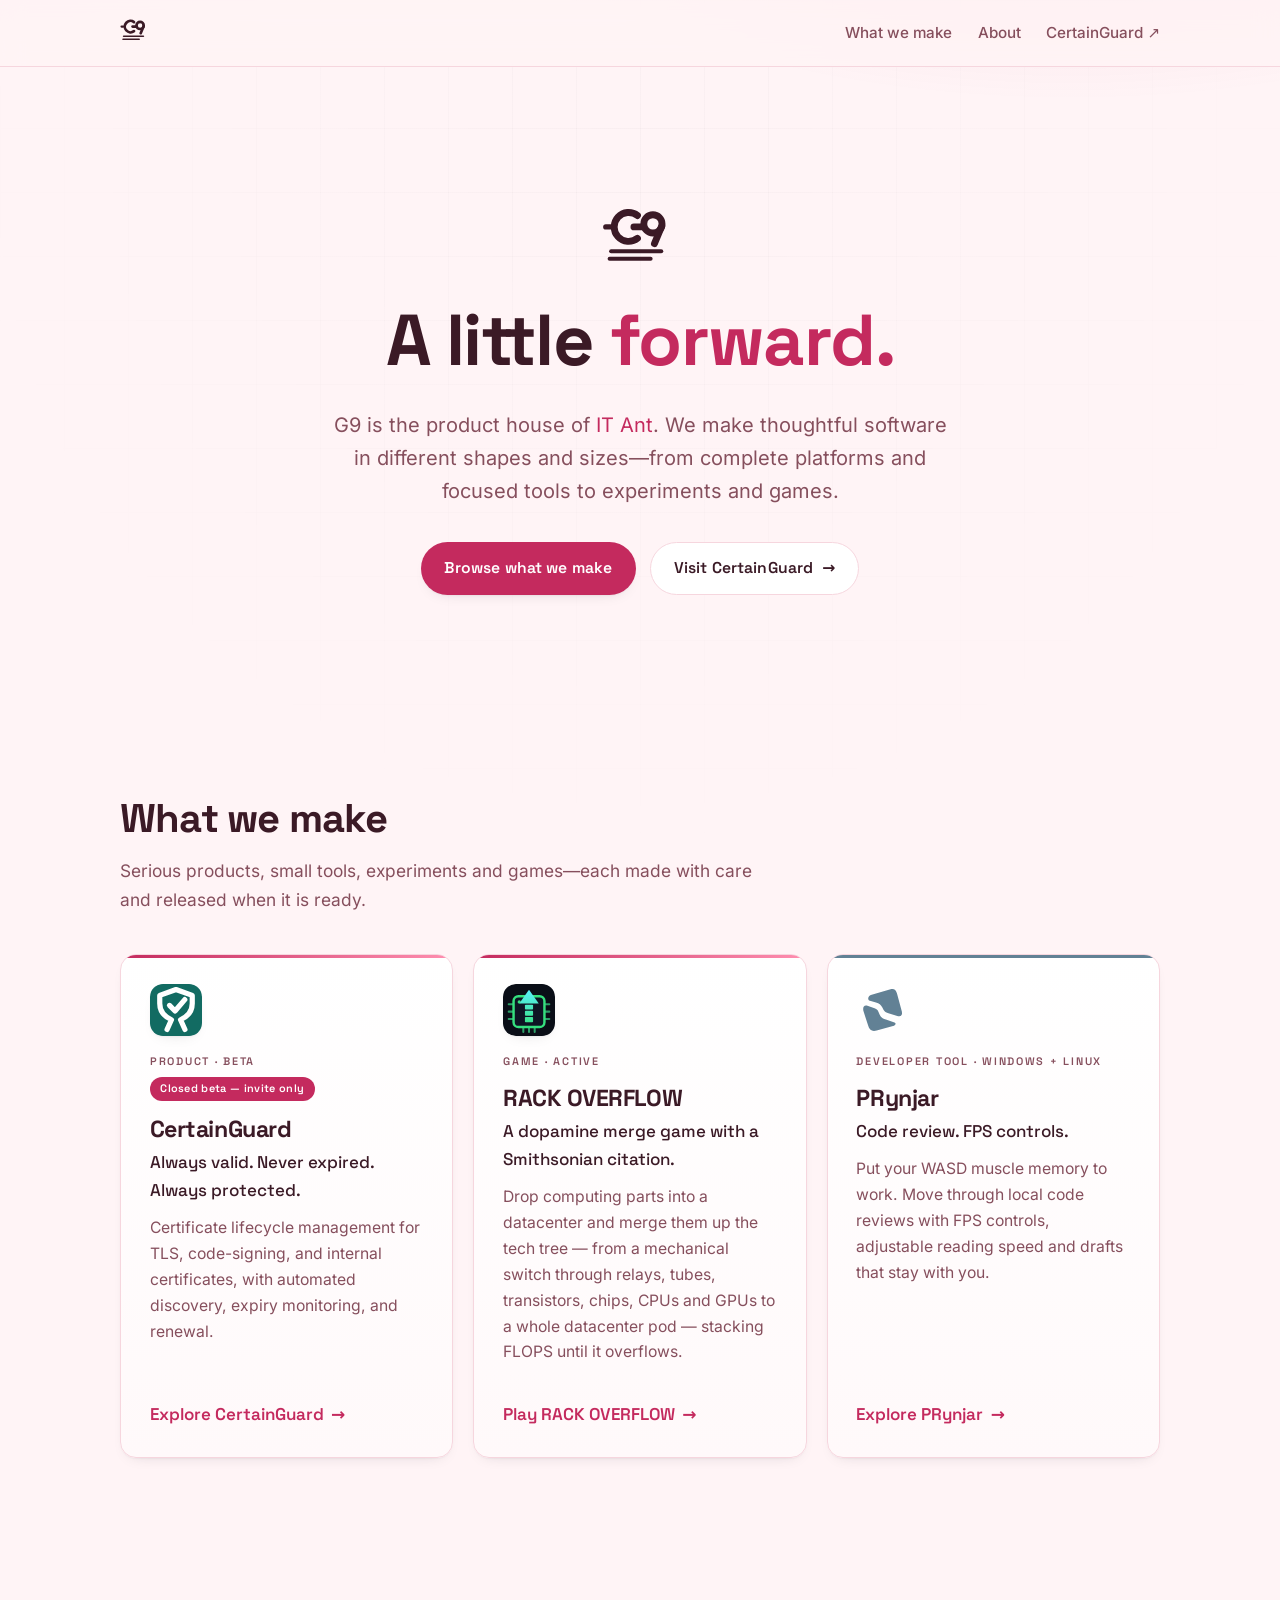
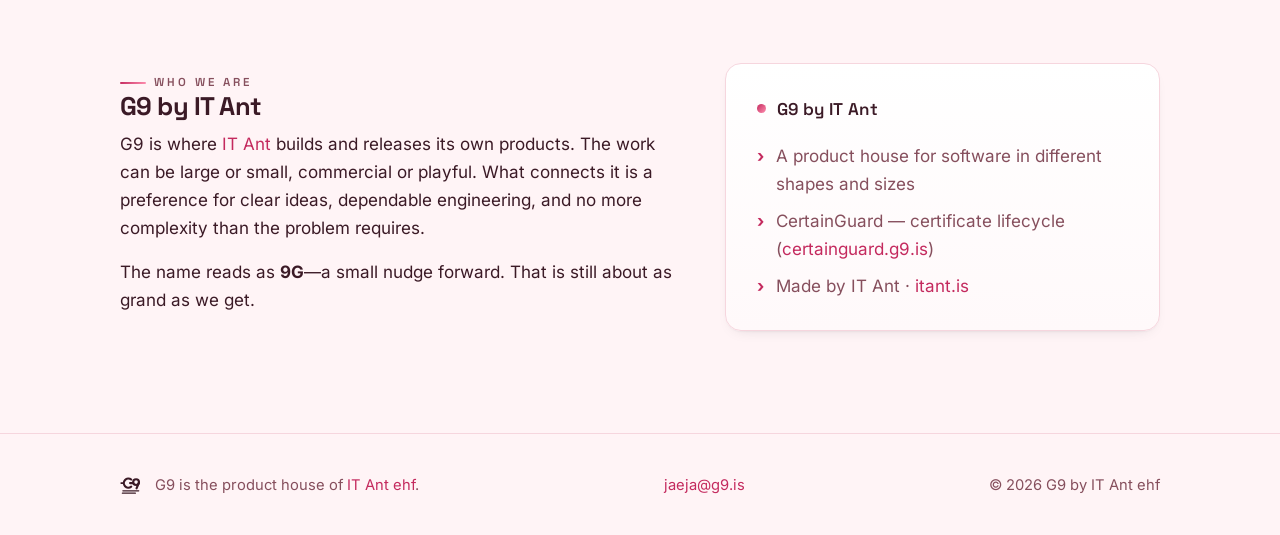
<file: index.html>
<!DOCTYPE html><html lang="en"> <head><meta charset="utf-8"><meta name="viewport" content="width=device-width, initial-scale=1"><meta name="generator" content="Astro v5.18.2"><title>G9 by IT Ant — An Icelandic product house</title><meta name="description" content="G9 is the product house of IT Ant. We make thoughtful software—from complete platforms and focused tools to experiments and games."><link rel="canonical" href="https://g9.is/"><meta name="theme-color" content="#fff4f6"><link rel="icon" href="/favicon.ico" sizes="32x32"><link rel="icon" href="/favicon.svg" type="image/svg+xml"><link rel="icon" href="/favicon-32.png" type="image/png" sizes="32x32"><link rel="apple-touch-icon" href="/apple-touch-icon.png"><link rel="mask-icon" href="/brand/g9-mark.svg" color="#c42a5e"><!-- Palette: Rose Peach (theme 6) is the locked default. The ?theme= switch
         (1–6) stays available for /preview; set data-theme before paint. --><script>
      (function () {
        try {
          var t = parseInt(
            new URLSearchParams(window.location.search).get('theme'),
            10
          );
          document.documentElement.dataset.theme =
            t >= 1 && t <= 6 ? String(t) : '6';
        } catch (e) {
          document.documentElement.dataset.theme = '6';
        }
      })();
    </script><!-- Open Graph --><meta property="og:type" content="website"><meta property="og:site_name" content="G9"><meta property="og:title" content="G9 by IT Ant — An Icelandic product house"><meta property="og:description" content="G9 is the product house of IT Ant. We make thoughtful software—from complete platforms and focused tools to experiments and games."><meta property="og:url" content="https://g9.is/"><meta property="og:image" content="https://g9.is/og.svg"><meta property="og:image:alt" content="G9 — a little forward."><!-- Twitter --><meta name="twitter:card" content="summary_large_image"><meta name="twitter:title" content="G9 by IT Ant — An Icelandic product house"><meta name="twitter:description" content="G9 is the product house of IT Ant. We make thoughtful software—from complete platforms and focused tools to experiments and games."><meta name="twitter:image" content="https://g9.is/og.svg"><meta name="twitter:image:alt" content="G9 — a little forward."><link rel="sitemap" href="/sitemap-index.xml"><link rel="stylesheet" href="/assets/index.BQxhFFnc.css"></head> <body> <a class="skip-link" href="#main">Skip to content</a>  <header class="site-header"> <div class="container"> <a href="#top" aria-label="G9 home"> <svg class="wordmark " width="30" height="30" viewBox="0 0 100 100" role="img" aria-label="G9" fill="none" xmlns="http://www.w3.org/2000/svg"> <g stroke="currentColor" stroke-linecap="round" stroke-linejoin="round"> <g stroke-width="9"> <path d="M46.7 27 A19 19 0 1 0 46.7 57"></path> <path d="M54 42 L42 42"></path> </g> <g stroke-width="9"> <circle cx="67" cy="38" r="12"></circle> <path d="M78.6 40.9 L69 64"></path> </g> <g stroke-width="5.25"> <path d="M12 74 L78 74"></path> <path d="M10 84 L64 84"></path> </g> <g stroke-width="7"> <path d="M5 42 L11 42"></path> </g> </g> </svg> </a> <nav class="nav-links" aria-label="Primary"> <a href="#products">What we make</a> <a href="#about">About</a> <a href="https://certainguard.g9.is" rel="noopener">CertainGuard ↗</a> </nav> </div> </header> <main id="main"> <a id="top"></a> <!-- ===================== HERO ===================== --> <section class="section hero" aria-labelledby="hero-title"> <div class="container"> <svg class="wordmark wordmark-xl" width="76" height="76" viewBox="0 0 100 100" role="img" aria-label="G9" fill="none" xmlns="http://www.w3.org/2000/svg"> <g stroke="currentColor" stroke-linecap="round" stroke-linejoin="round"> <g stroke-width="9"> <path d="M46.7 27 A19 19 0 1 0 46.7 57"></path> <path d="M54 42 L42 42"></path> </g> <g stroke-width="9"> <circle cx="67" cy="38" r="12"></circle> <path d="M78.6 40.9 L69 64"></path> </g> <g stroke-width="5.25"> <path d="M12 74 L78 74"></path> <path d="M10 84 L64 84"></path> </g> <g stroke-width="7"> <path d="M5 42 L11 42"></path> </g> </g> </svg> <h1 id="hero-title">
A little <span class="force">forward.</span> </h1> <p class="lede">
G9 is the product house of <a href="https://itant.is" rel="noopener">IT
          Ant</a>. We make thoughtful software in different shapes and
          sizes—from complete platforms and focused tools to experiments and
          games.
</p> <div class="cta-row"> <a class="btn btn--primary" href="#products">Browse what we make</a> <a class="btn btn--ghost" href="https://certainguard.g9.is" rel="noopener">
Visit CertainGuard <span class="arrow" aria-hidden="true">→</span> </a> </div> </div> </section> <!-- ===================== PRODUCTS ===================== --> <section class="section" id="products" aria-labelledby="products-title"> <div class="container"> <div class="section-head"> <h2 id="products-title">What we make</h2> <p>Serious products, small tools, experiments and games—each made with care and released when it is ready.</p> </div> <div class="product-grid"> <article class="product-card " data-product="certainguard" style="--card-accent: #2563d8"> <img class="card-icon" src="/products/certainguard.svg" alt="" width="52" height="52" loading="lazy"> <span class="card-label"> Product · Beta </span> <span class="card-note">Closed beta — invite only</span> <h3>CertainGuard</h3> <p class="tagline">Always valid. Never expired. Always protected.</p> <div class="desc"> <p>Certificate lifecycle management for TLS, code-signing, and internal
certificates, with automated discovery, expiry monitoring, and renewal.</p> </div> <a class="card-cta stretched" href="https://certainguard.g9.is" rel="noopener"> Explore CertainGuard  <span class="arrow" aria-hidden="true">
→
</span> </a> </article><article class="product-card " data-product="rackoverflow" style="--card-accent: #35E07E"> <img class="card-icon" src="/products/rackoverflow.svg" alt="" width="52" height="52" loading="lazy"> <span class="card-label"> Game · Active </span>  <h3>RACK OVERFLOW</h3> <p class="tagline">A dopamine merge game with a Smithsonian citation.</p> <div class="desc"> <p>Drop computing parts into a datacenter and merge them up the tech tree — from a
mechanical switch through relays, tubes, transistors, chips, CPUs and GPUs to a
whole datacenter pod — stacking FLOPS until it overflows.</p> </div> <a class="card-cta stretched" href="https://rackmerge.g9.is" rel="noopener"> Play RACK OVERFLOW  <span class="arrow" aria-hidden="true">
→
</span> </a> </article><article class="product-card " data-product="prynjar" style="--card-accent: #628195"> <img class="card-icon" src="/products/prynjar.svg" alt="" width="52" height="52" loading="lazy"> <span class="card-label"> Developer tool · Windows + Linux </span>  <h3>PRynjar</h3> <p class="tagline">Code review. FPS controls.</p> <div class="desc"> <p>Put your WASD muscle memory to work. Move through local code reviews with FPS
controls, adjustable reading speed and drafts that stay with you.</p> </div> <a class="card-cta stretched" href="/prynjar/" rel="noopener"> Explore PRynjar  <span class="arrow" aria-hidden="true">
→
</span> </a> </article> </div> </div> </section> <!-- ===================== ABOUT / FAMILY ===================== --> <section class="section" id="about" aria-labelledby="about-title"> <div class="container about-wrap"> <div> <span class="eyebrow">Who we are</span> <h2 id="about-title">G9 by IT Ant</h2> <p>
G9 is where <a href="https://itant.is" rel="noopener">IT Ant</a>
builds and releases its own products. The work can be large or
            small, commercial or playful. What connects it is a preference for
            clear ideas, dependable engineering, and no more complexity than the
            problem requires.
</p> <p>
The name reads as <strong>9G</strong>—a small nudge forward. That is
            still about as grand as we get.
</p> </div> <aside class="about-card"> <div class="lineage"> <span class="dot" aria-hidden="true"></span> G9 by IT Ant
</div> <ul> <li>A product house for software in different shapes and sizes</li> <li>CertainGuard — certificate lifecycle (<a href="https://certainguard.g9.is" rel="noopener">certainguard.g9.is</a>)</li> <li>Made by IT Ant · <a href="https://itant.is" rel="noopener">itant.is</a></li> </ul> </aside> </div> </section> </main>  <footer class="site-footer"> <div class="container"> <div class="foot-brand"> <svg class="wordmark " width="24" height="24" viewBox="0 0 100 100" role="img" aria-label="G9" fill="none" xmlns="http://www.w3.org/2000/svg"> <g stroke="currentColor" stroke-linecap="round" stroke-linejoin="round"> <g stroke-width="9"> <path d="M46.7 27 A19 19 0 1 0 46.7 57"></path> <path d="M54 42 L42 42"></path> </g> <g stroke-width="9"> <circle cx="67" cy="38" r="12"></circle> <path d="M78.6 40.9 L69 64"></path> </g> <g stroke-width="5.25"> <path d="M12 74 L78 74"></path> <path d="M10 84 L64 84"></path> </g> <g stroke-width="7"> <path d="M5 42 L11 42"></path> </g> </g> </svg> <span>G9 is the product house of <a href="https://itant.is" rel="noopener">IT Ant ehf</a>.</span> </div> <div> <a href="mailto:jaeja@g9.is">jaeja@g9.is</a> </div> <div>© 2026 G9 by IT Ant ehf</div> </div> </footer>  </body></html>
</file>
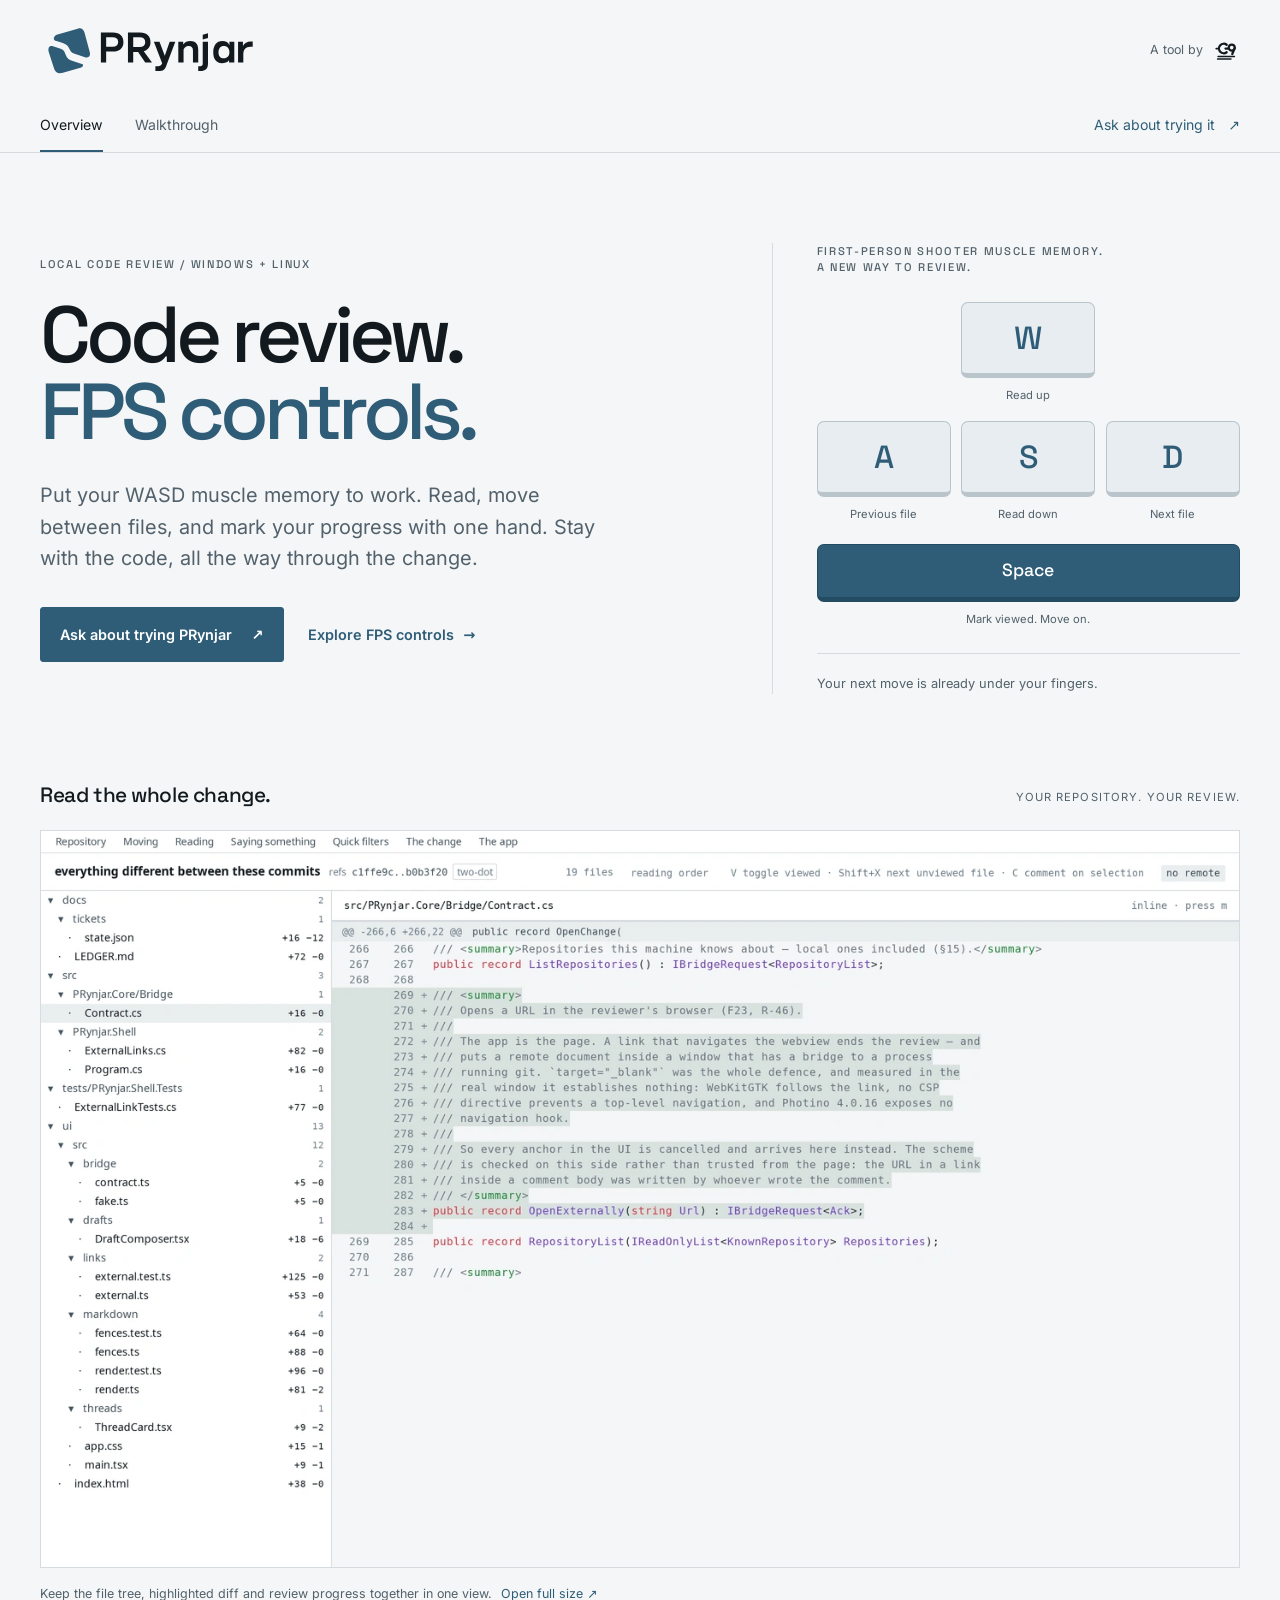
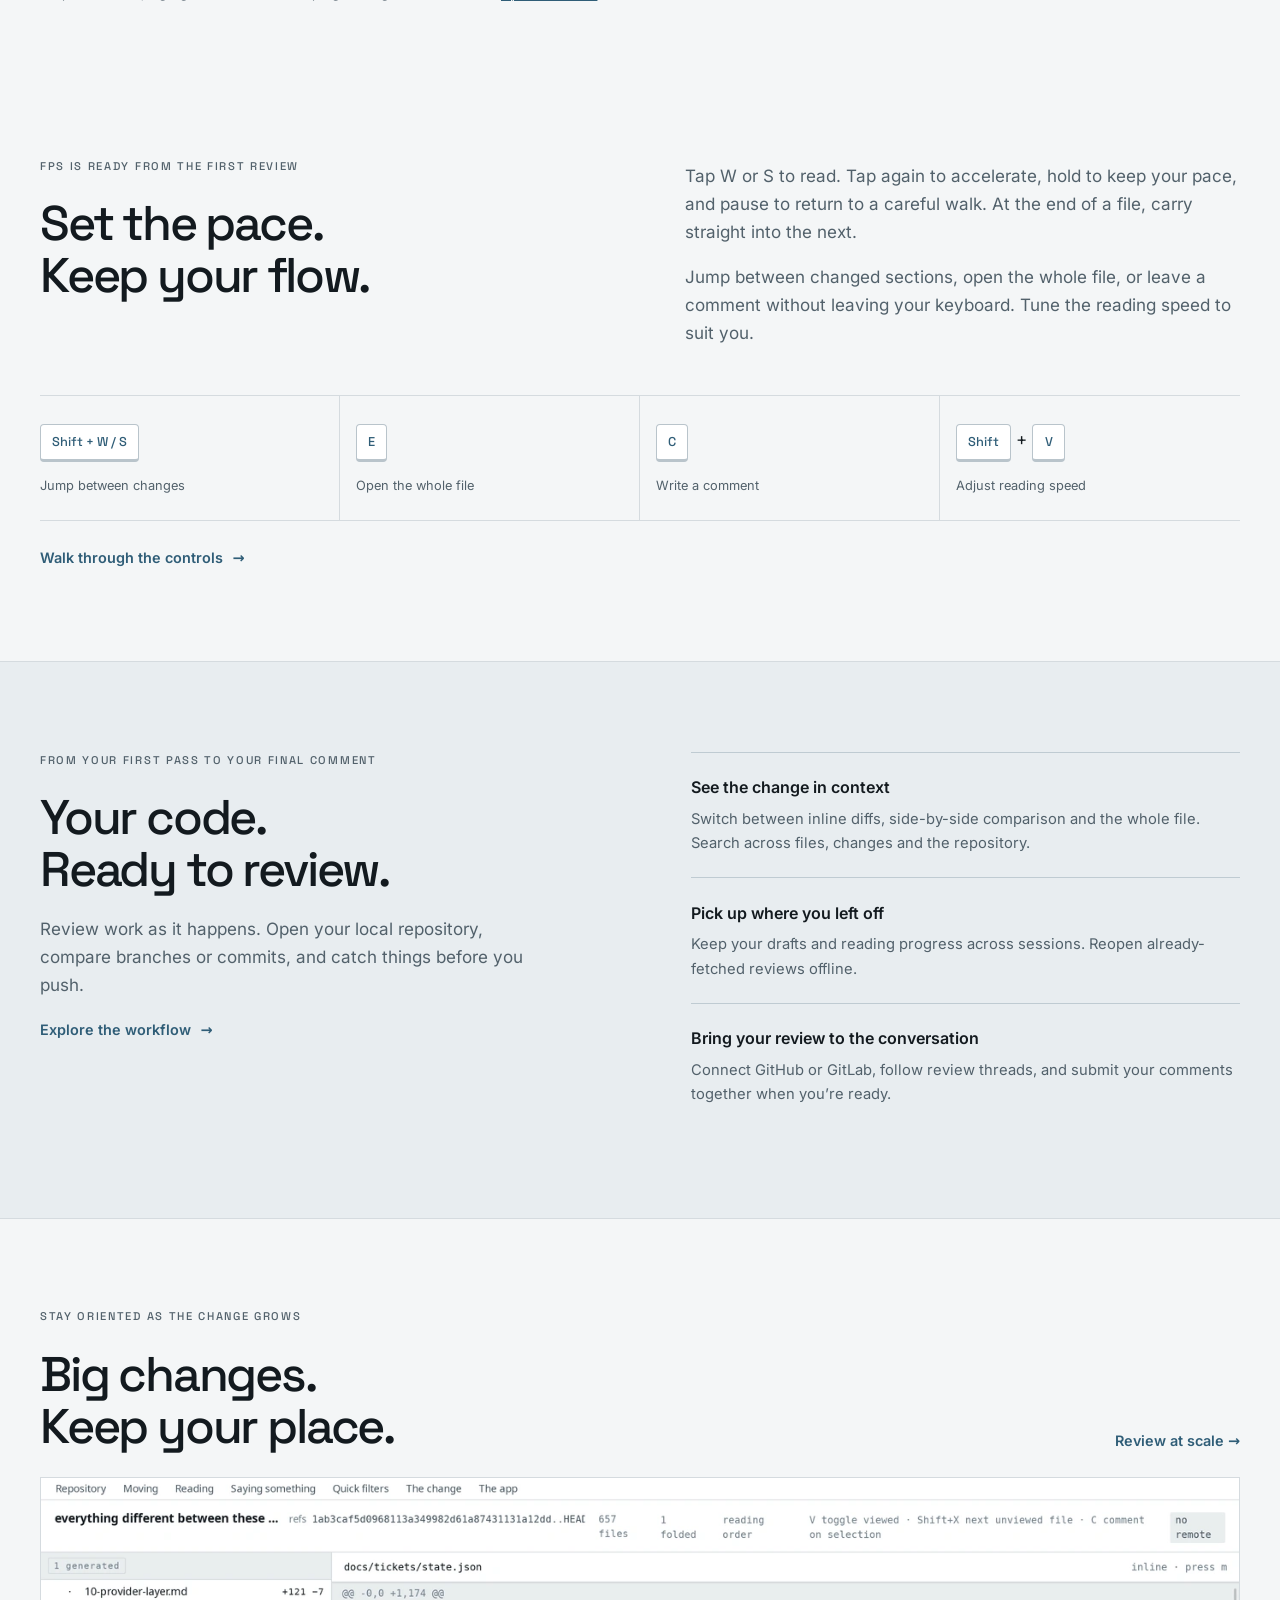
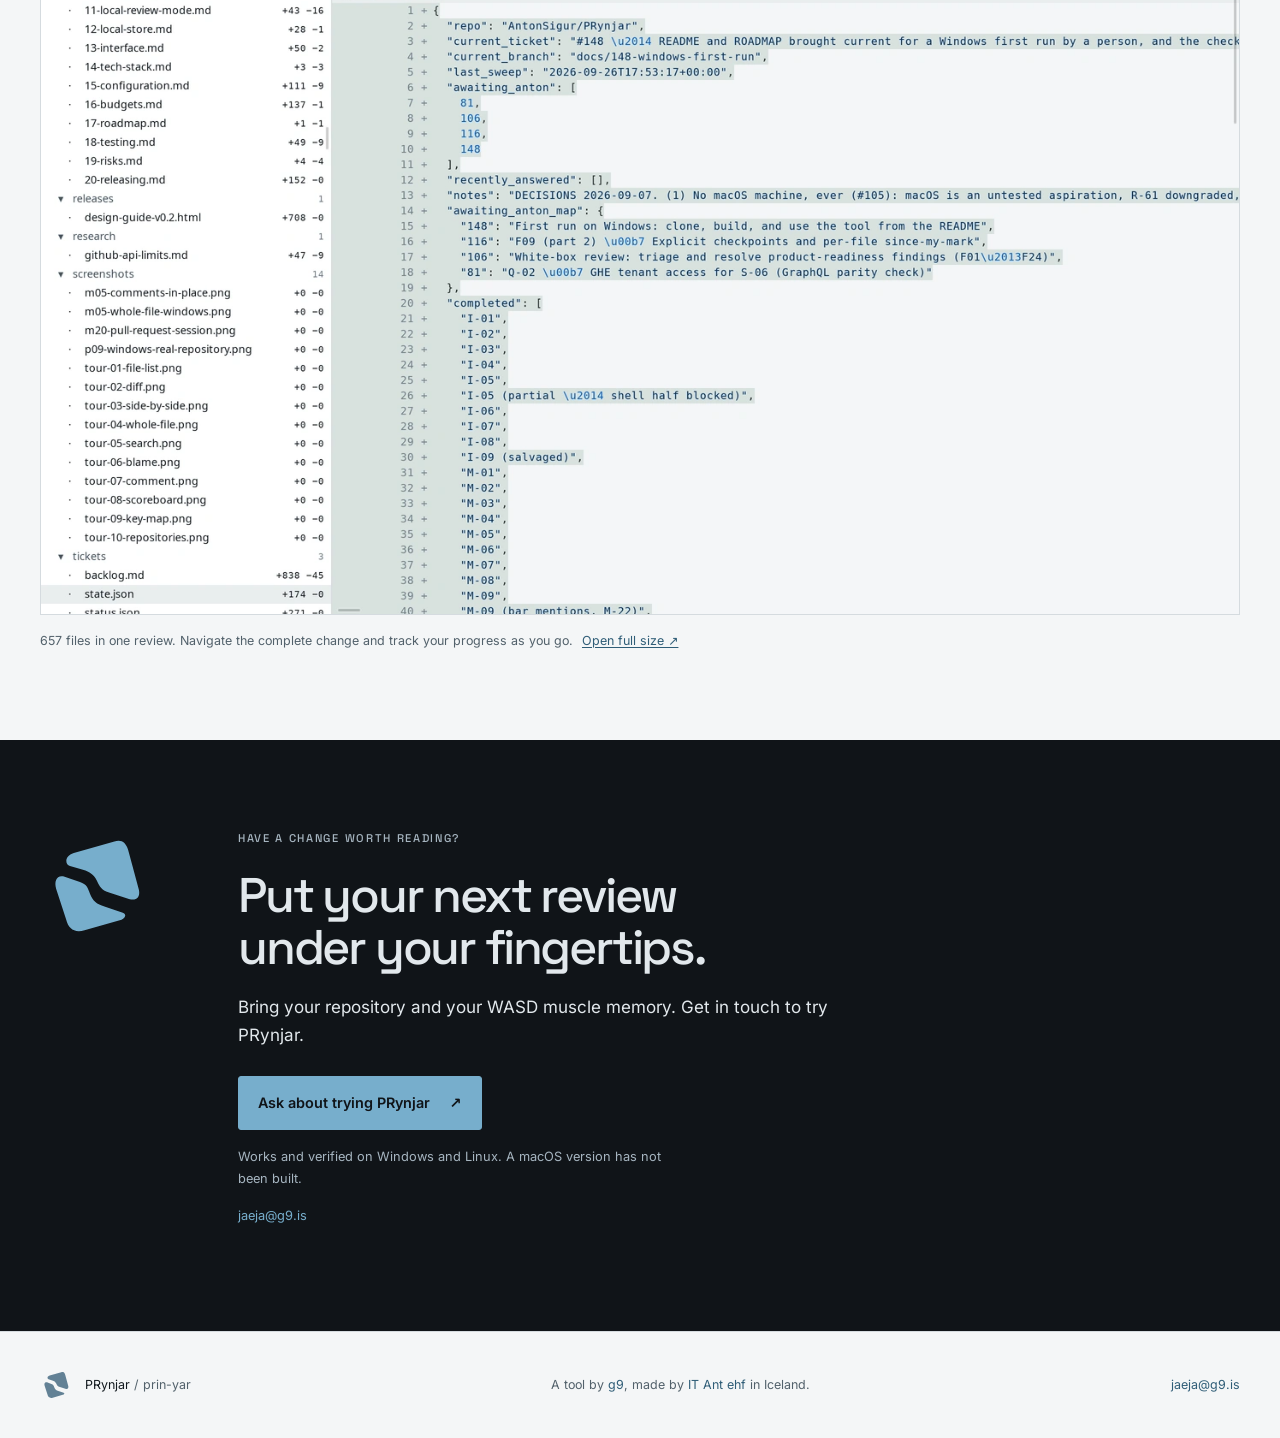
<file: prynjar/index.html>
<!DOCTYPE html><html lang="en" data-product="prynjar"> <head><meta charset="utf-8"><meta name="viewport" content="width=device-width, initial-scale=1"><meta name="generator" content="Astro v5.18.2"><title>PRynjar — Code review. FPS controls. | g9</title><meta name="description" content="Move through code with WASD and Space. PRynjar brings FPS controls to local code review, with adjustable reading speed, full-file context and lasting drafts. Windows and Linux."><link rel="canonical" href="https://g9.is/prynjar/"><meta name="theme-color" content="#f4f6f7"><link rel="icon" href="/prynjar/brand/prynjar.ico" sizes="16x16 24x24 32x32 48x48 64x64 128x128 256x256"><link rel="icon" href="/prynjar/brand/favicon.svg" type="image/svg+xml"><link rel="icon" href="/prynjar/brand/icon-32.png" type="image/png" sizes="32x32"><link rel="mask-icon" href="/products/prynjar.svg" color="#628195"><!-- Palette: Rose Peach (theme 6) is the locked default. The ?theme= switch
         (1–6) stays available for /preview; set data-theme before paint. --><script>
      (function () {
        try {
          var t = parseInt(
            new URLSearchParams(window.location.search).get('theme'),
            10
          );
          document.documentElement.dataset.theme =
            t >= 1 && t <= 6 ? String(t) : '6';
        } catch (e) {
          document.documentElement.dataset.theme = '6';
        }
      })();
    </script><!-- Open Graph --><meta property="og:type" content="website"><meta property="og:site_name" content="G9"><meta property="og:title" content="PRynjar — Code review. FPS controls. | g9"><meta property="og:description" content="Move through code with WASD and Space. PRynjar brings FPS controls to local code review, with adjustable reading speed, full-file context and lasting drafts. Windows and Linux."><meta property="og:url" content="https://g9.is/prynjar/"><meta property="og:image" content="https://g9.is/prynjar/og.png"><meta property="og:image:alt" content="PRynjar. Read the whole change. Local code review by g9."><!-- Twitter --><meta name="twitter:card" content="summary_large_image"><meta name="twitter:title" content="PRynjar — Code review. FPS controls. | g9"><meta name="twitter:description" content="Move through code with WASD and Space. PRynjar brings FPS controls to local code review, with adjustable reading speed, full-file context and lasting drafts. Windows and Linux."><meta name="twitter:image" content="https://g9.is/prynjar/og.png"><meta name="twitter:image:alt" content="PRynjar. Read the whole change. Local code review by g9."><link rel="sitemap" href="/sitemap-index.xml"><link rel="stylesheet" href="/assets/index.BQxhFFnc.css">
<link rel="stylesheet" href="/assets/index.4RNwja1i.css"></head> <body> <a class="skip-link" href="#main">Skip to content</a>  <header class="pr-header"> <div class="pr-container pr-header-inner"> <a class="pr-brand" href="/prynjar/" aria-label="PRynjar overview"> <img class="pr-lockup" src="/prynjar/brand/lockup.svg" width="224" height="60" alt="PRynjar"> <img class="pr-compact-mark" src="/products/prynjar.svg" width="44" height="44" alt="PRynjar"> </a> <a class="pr-parent" href="/" aria-label="G9 home"><span>A tool by</span><svg class="wordmark " width="25" height="25" viewBox="0 0 100 100" role="img" aria-label="G9" fill="none" xmlns="http://www.w3.org/2000/svg"> <g stroke="currentColor" stroke-linecap="round" stroke-linejoin="round"> <g stroke-width="9"> <path d="M46.7 27 A19 19 0 1 0 46.7 57"></path> <path d="M54 42 L42 42"></path> </g> <g stroke-width="9"> <circle cx="67" cy="38" r="12"></circle> <path d="M78.6 40.9 L69 64"></path> </g> <g stroke-width="5.25"> <path d="M12 74 L78 74"></path> <path d="M10 84 L64 84"></path> </g> <g stroke-width="7"> <path d="M5 42 L11 42"></path> </g> </g> </svg></a> </div> <nav class="pr-container pr-nav" aria-label="PRynjar"> <a href="/prynjar/" aria-current="page">Overview</a><a href="/prynjar/workflow/">Walkthrough</a> <a class="pr-nav-contact" href="/prynjar/#try">Ask about trying it <span aria-hidden="true">↗</span></a> </nav> </header> <main id="main" tabindex="-1"> <section class="pr-container pr-hero" aria-labelledby="headline"> <div class="pr-hero-copy"> <p class="pr-kicker">Local code review / Windows + Linux</p> <h1 id="headline">Code review.<br><em>FPS controls.</em></h1> <p class="pr-lede">Put your WASD muscle memory to work. Read, move between files, and mark your progress with one hand. Stay with the code, all the way through the change.</p> <div class="pr-actions"> <a class="pr-button" href="mailto:jaeja@g9.is?subject=Trying%20PRynjar">Ask about trying PRynjar <span aria-hidden="true">↗</span></a> <a class="pr-text-link" href="/prynjar/workflow/#keyboard">Explore FPS controls <span aria-hidden="true">→</span></a> </div> </div> <aside class="pr-fps" aria-label="FPS keyboard controls"> <p class="pr-kicker">First-person shooter muscle memory.<br>A new way to review.</p> <dl class="pr-keyboard"> <div class="pr-key-w"><dt><kbd>W</kbd></dt><dd>Read up</dd></div> <div class="pr-key-a"><dt><kbd>A</kbd></dt><dd>Previous file</dd></div> <div class="pr-key-s"><dt><kbd>S</kbd></dt><dd>Read down</dd></div> <div class="pr-key-d"><dt><kbd>D</kbd></dt><dd>Next file</dd></div> <div class="pr-key-space"><dt><kbd>Space</kbd></dt><dd>Mark viewed. Move on.</dd></div> </dl> <p class="pr-fps-line">Your next move is already under your fingers.</p> </aside> </section> <section class="pr-container pr-product-view" aria-labelledby="view-title"> <div class="pr-section-line"><h2 id="view-title">Read the whole change.</h2><span>Your repository. Your review.</span></div> <figure class="pr-shot"> <a class="pr-shot-image" href="/assets/tour-02-diff.sUA-A8cJ.png" aria-label="Open full-size screenshot: PRynjar’s 19-file change tree beside a highlighted C# diff, with the menu bar and keyboard hints"> <img src="/assets/tour-02-diff.sUA-A8cJ_Z2rB0U1.webp" srcset="/assets/tour-02-diff.sUA-A8cJ_2p5Kxu.webp 700w, /assets/tour-02-diff.sUA-A8cJ_Z1NSpfc.webp 1400w, /assets/tour-02-diff.sUA-A8cJ_Z1UMCbw.webp 2100w, /assets/tour-02-diff.sUA-A8cJ_Z2rB0U1.webp 2800w" alt="PRynjar’s 19-file change tree beside a highlighted C# diff, with the menu bar and keyboard hints" sizes="(max-width: 760px) 1400px, (max-width: 1320px) 92vw, 1240px" loading="eager" fetchpriority="high" decoding="async" width="2800" height="1720"> </a> <figcaption> <span>Keep the file tree, highlighted diff and review progress together in one view. <a href="/assets/tour-02-diff.sUA-A8cJ.png">Open full size ↗</a></span> </figcaption> </figure> <p class="pr-mobile-hint">Swipe the image to read the interface, or open it at full size.</p> </section> <section class="pr-container pr-section" aria-labelledby="keyboard-title"> <div class="pr-split"> <div><p class="pr-kicker">FPS is ready from the first review</p><h2 id="keyboard-title">Set the pace.<br>Keep your flow.</h2></div> <div><p>Tap W or S to read. Tap again to accelerate, hold to keep your pace, and pause to return to a careful walk. At the end of a file, carry straight into the next.</p><p>Jump between changed sections, open the whole file, or leave a comment without leaving your keyboard. Tune the reading speed to suit you.</p></div> </div> <dl class="pr-key-strip"> <div><dt><kbd>Shift + W / S</kbd></dt><dd>Jump between changes</dd></div> <div><dt><kbd>E</kbd></dt><dd>Open the whole file</dd></div> <div><dt><kbd>C</kbd></dt><dd>Write a comment</dd></div> <div><dt><kbd>Shift</kbd> + <kbd>V</kbd></dt><dd>Adjust reading speed</dd></div> </dl> <a class="pr-text-link" href="/prynjar/workflow/#keyboard">Walk through the controls <span aria-hidden="true">→</span></a> </section> <section class="pr-capabilities" aria-labelledby="capabilities-title"> <div class="pr-container pr-capabilities-grid"> <div> <p class="pr-kicker">From your first pass to your final comment</p> <h2 id="capabilities-title">Your code.<br>Ready to review.</h2> <p>Review work as it happens. Open your local repository, compare branches or commits, and catch things before you push.</p> <a class="pr-text-link" href="/prynjar/workflow/">Explore the workflow <span aria-hidden="true">→</span></a> </div> <dl class="pr-capability-list"> <div><dt>See the change in context</dt><dd>Switch between inline diffs, side-by-side comparison and the whole file. Search across files, changes and the repository.</dd></div> <div><dt>Pick up where you left off</dt><dd>Keep your drafts and reading progress across sessions. Reopen already-fetched reviews offline.</dd></div> <div><dt>Bring your review to the conversation</dt><dd>Connect GitHub or GitLab, follow review threads, and submit your comments together when you’re ready.</dd></div> </dl> </div> </section> <section class="pr-container pr-section pr-scale-section" aria-labelledby="scale-title"> <div class="pr-section-line"><div><p class="pr-kicker">Stay oriented as the change grows</p><h2 id="scale-title">Big changes.<br>Keep your place.</h2></div><a class="pr-text-link" href="/prynjar/workflow/#scale">Review at scale →</a></div> <figure class="pr-shot"> <a class="pr-shot-image" href="/assets/tour-13-scale.ChLCrhIO.png" aria-label="Open full-size screenshot: PRynjar displaying a 657-file review with the file tree and selected file"> <img src="/assets/tour-13-scale.ChLCrhIO_Z21K71v.webp" srcset="/assets/tour-13-scale.ChLCrhIO_Z18NQLH.webp 700w, /assets/tour-13-scale.ChLCrhIO_2etzT4.webp 1400w, /assets/tour-13-scale.ChLCrhIO_RWELT.webp 2100w, /assets/tour-13-scale.ChLCrhIO_Z21K71v.webp 2800w" alt="PRynjar displaying a 657-file review with the file tree and selected file" sizes="(max-width: 760px) 1400px, (max-width: 1320px) 92vw, 1240px" loading="lazy" fetchpriority="auto" decoding="async" width="2800" height="1720"> </a> <figcaption> <span>657 files in one review. Navigate the complete change and track your progress as you go. <a href="/assets/tour-13-scale.ChLCrhIO.png">Open full size ↗</a></span> </figcaption> </figure> </section> <section class="pr-contact" id="try" aria-labelledby="try-title"><div class="pr-container pr-contact-inner"> <img src="/prynjar/brand/icon-dark.svg" width="112" height="112" alt=""> <div><p class="pr-kicker">Have a change worth reading?</p><h2 id="try-title">Put your next review<br>under your fingertips.</h2><p>Bring your repository and your WASD muscle memory. Get in touch to try PRynjar.</p><a class="pr-button" href="mailto:jaeja@g9.is?subject=Trying%20PRynjar">Ask about trying PRynjar <span aria-hidden="true">↗</span></a><p class="pr-small">Works and verified on Windows and Linux. A macOS version has not been built.</p><p class="pr-small"><a href="mailto:jaeja@g9.is?subject=Trying%20PRynjar">jaeja@g9.is</a></p></div> </div></section> </main> <footer class="pr-footer"> <div class="pr-container pr-footer-inner"> <div><img src="/products/prynjar.svg" width="32" height="32" alt=""><span>PRynjar <span class="pr-muted">/ prin-yar</span></span></div> <p>A tool by <a href="/">g9</a>, made by <a href="https://itant.is">IT Ant ehf</a> in Iceland.</p> <a href="mailto:jaeja@g9.is">jaeja@g9.is</a> </div> </footer>  </body></html>
</file>
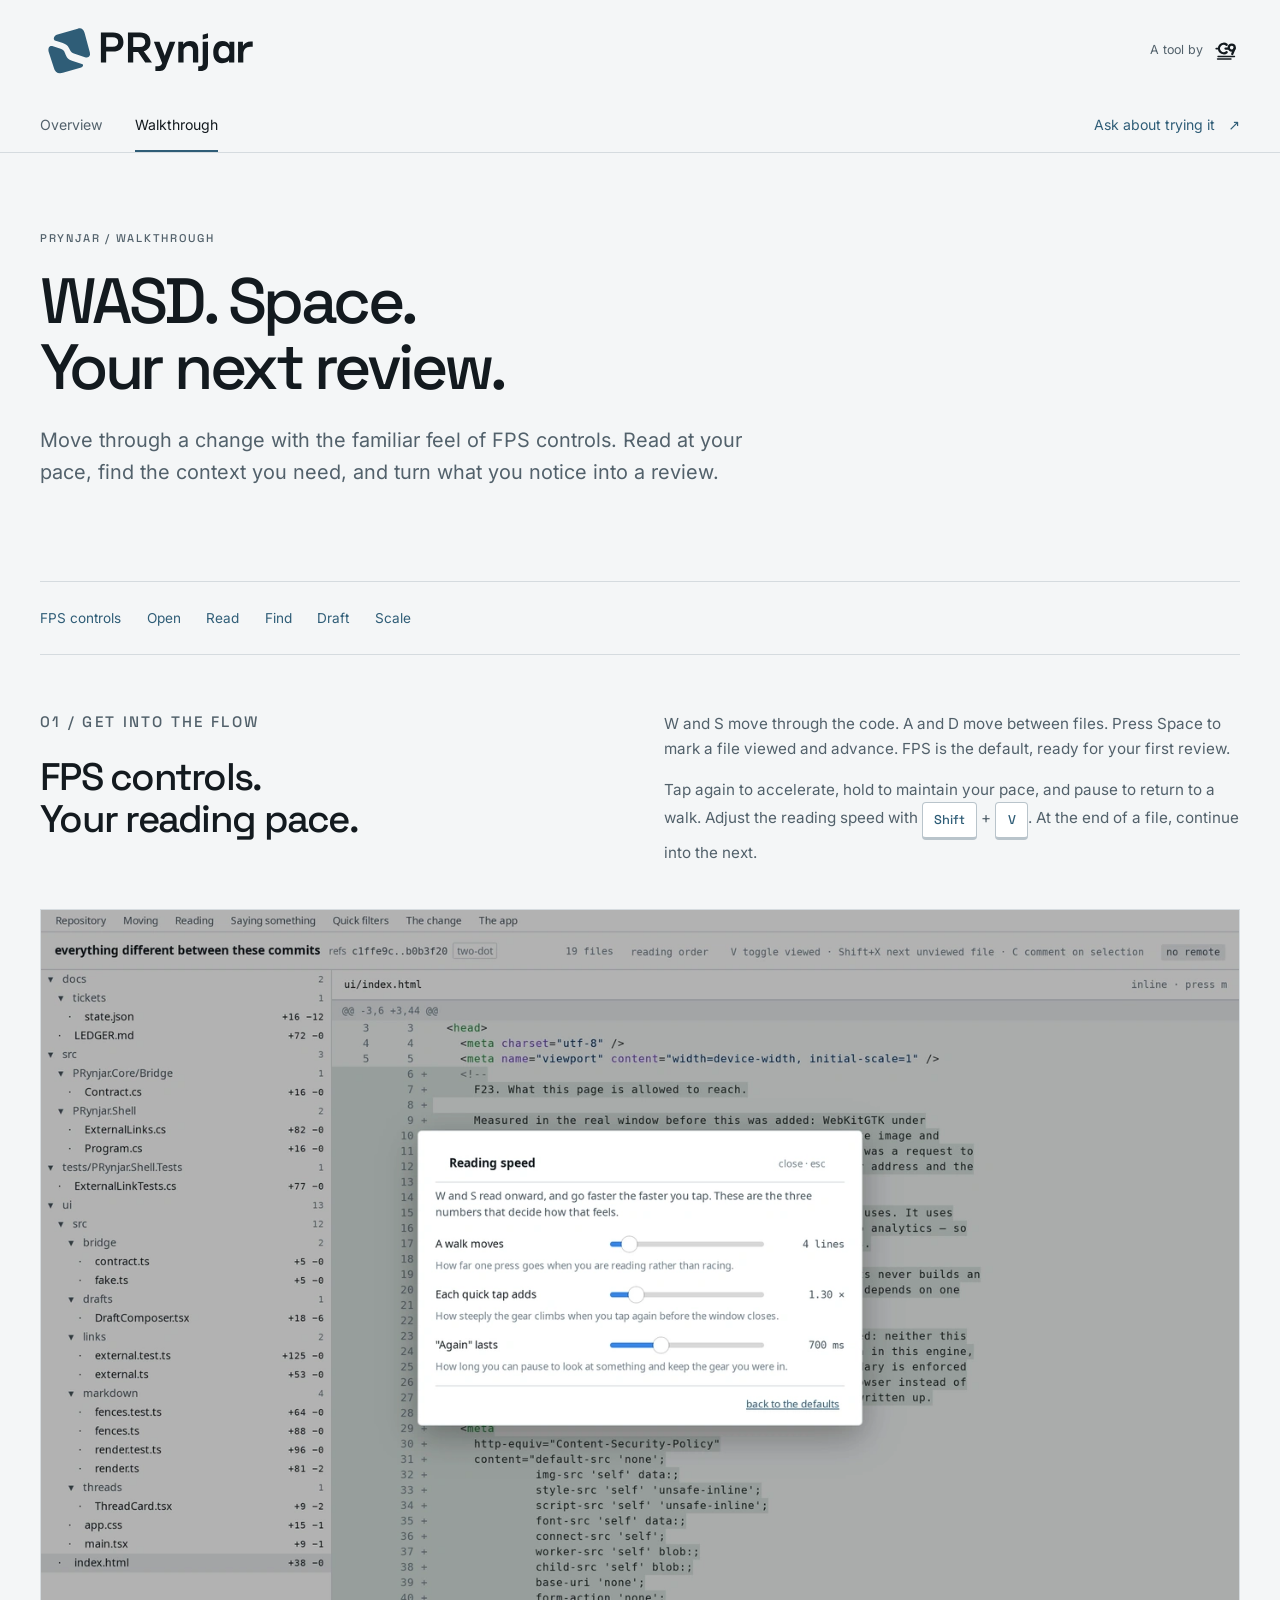
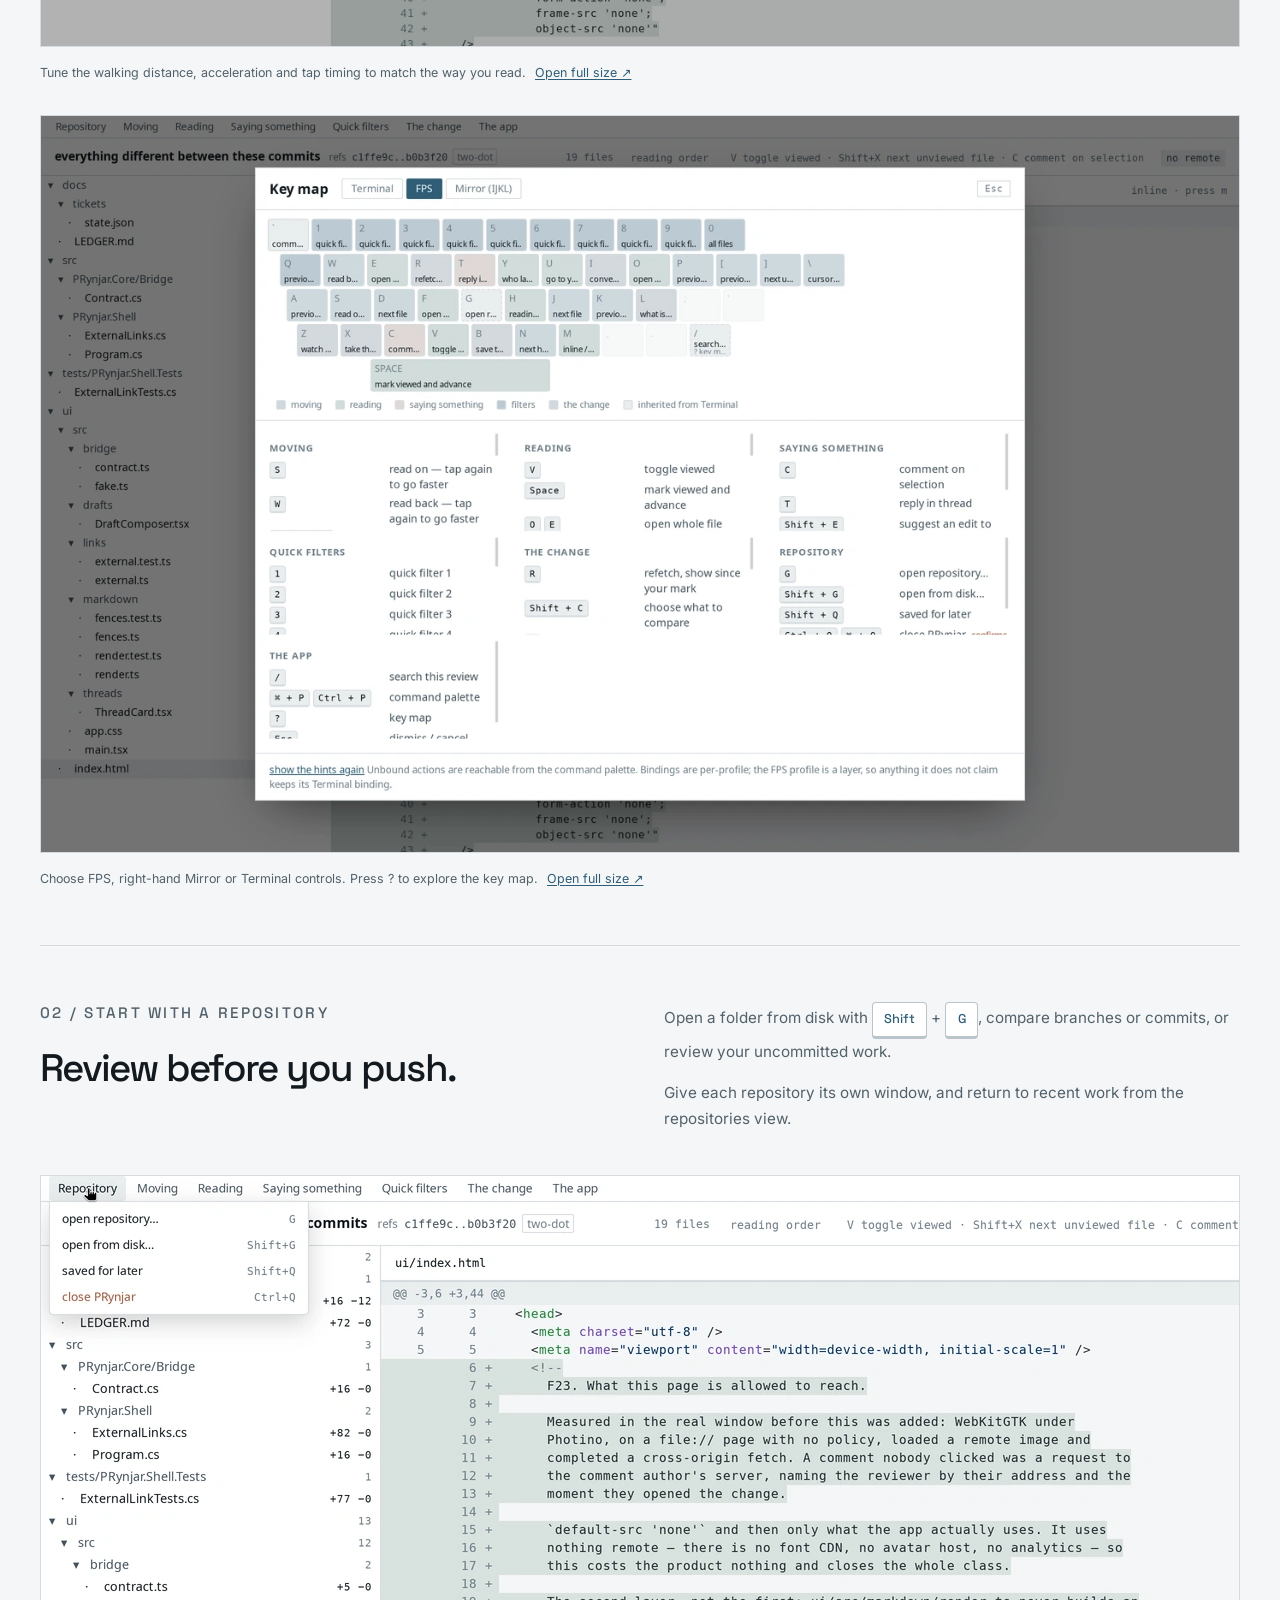
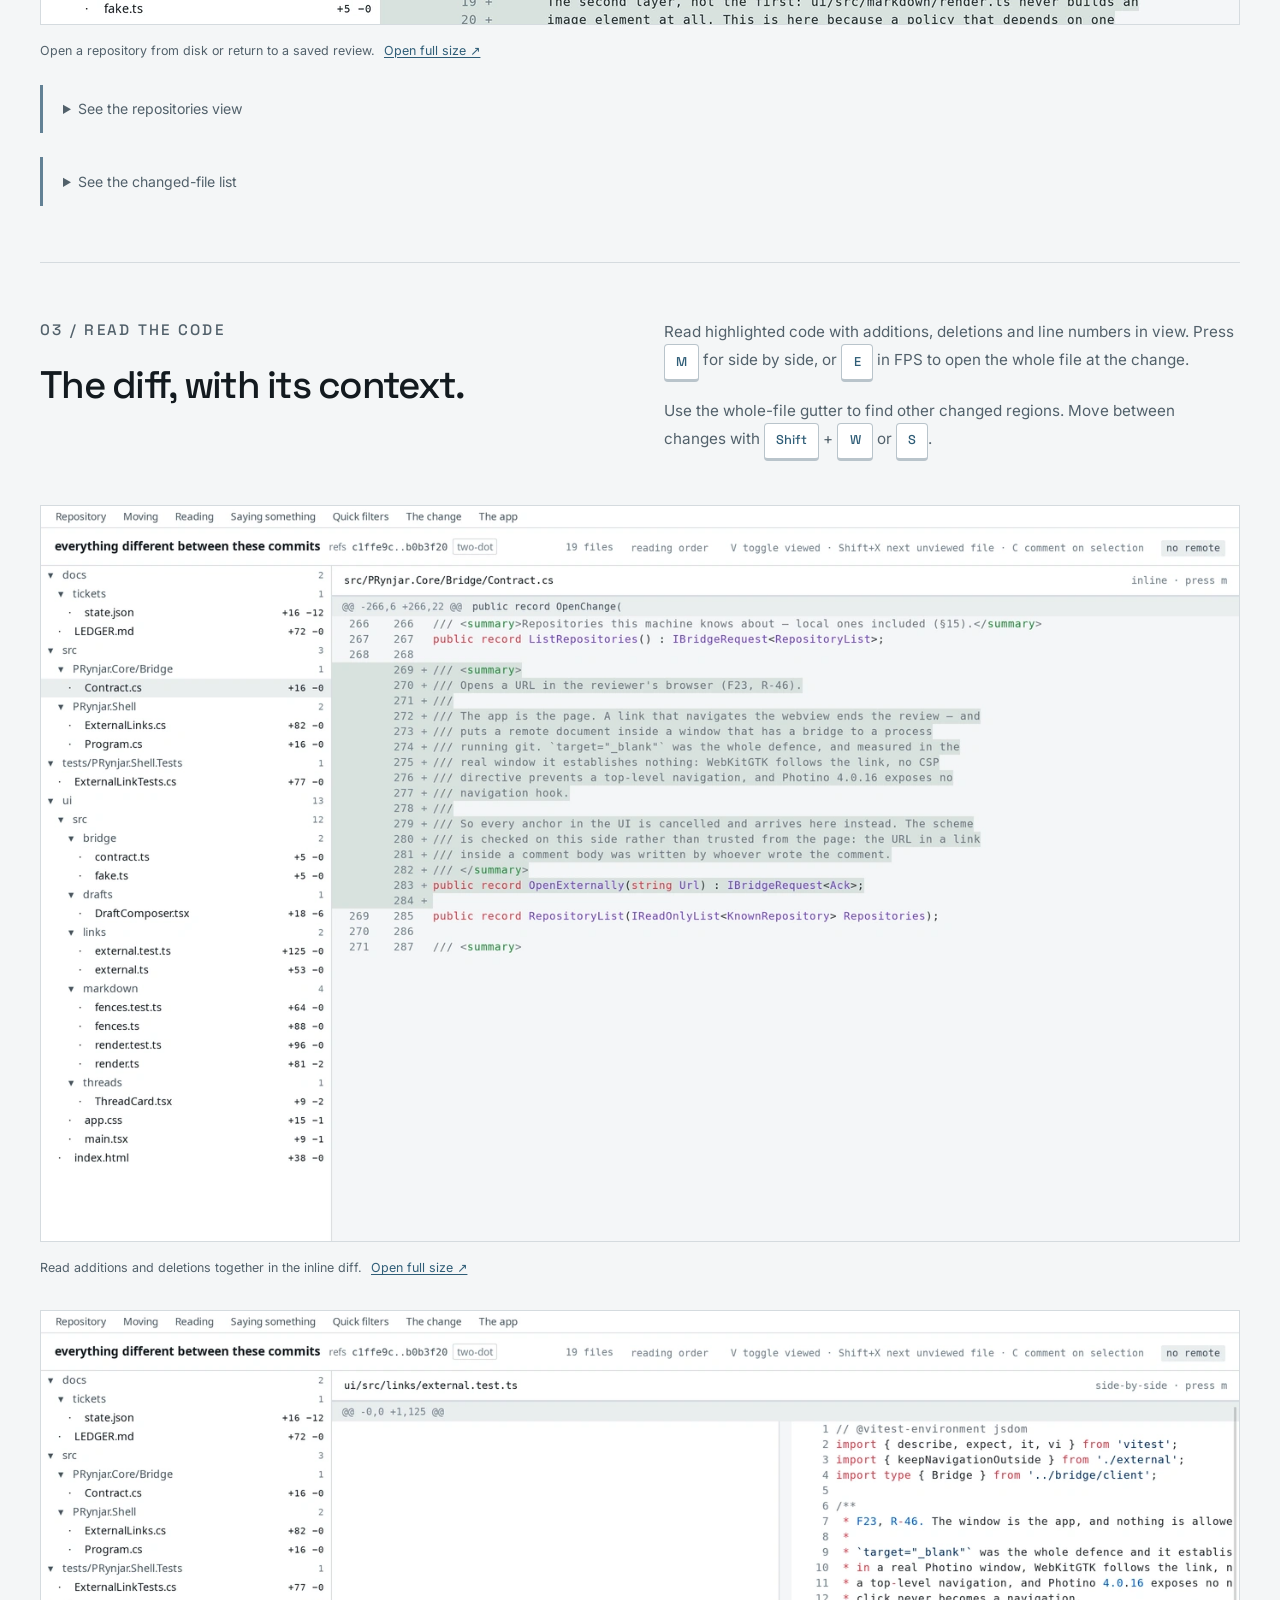
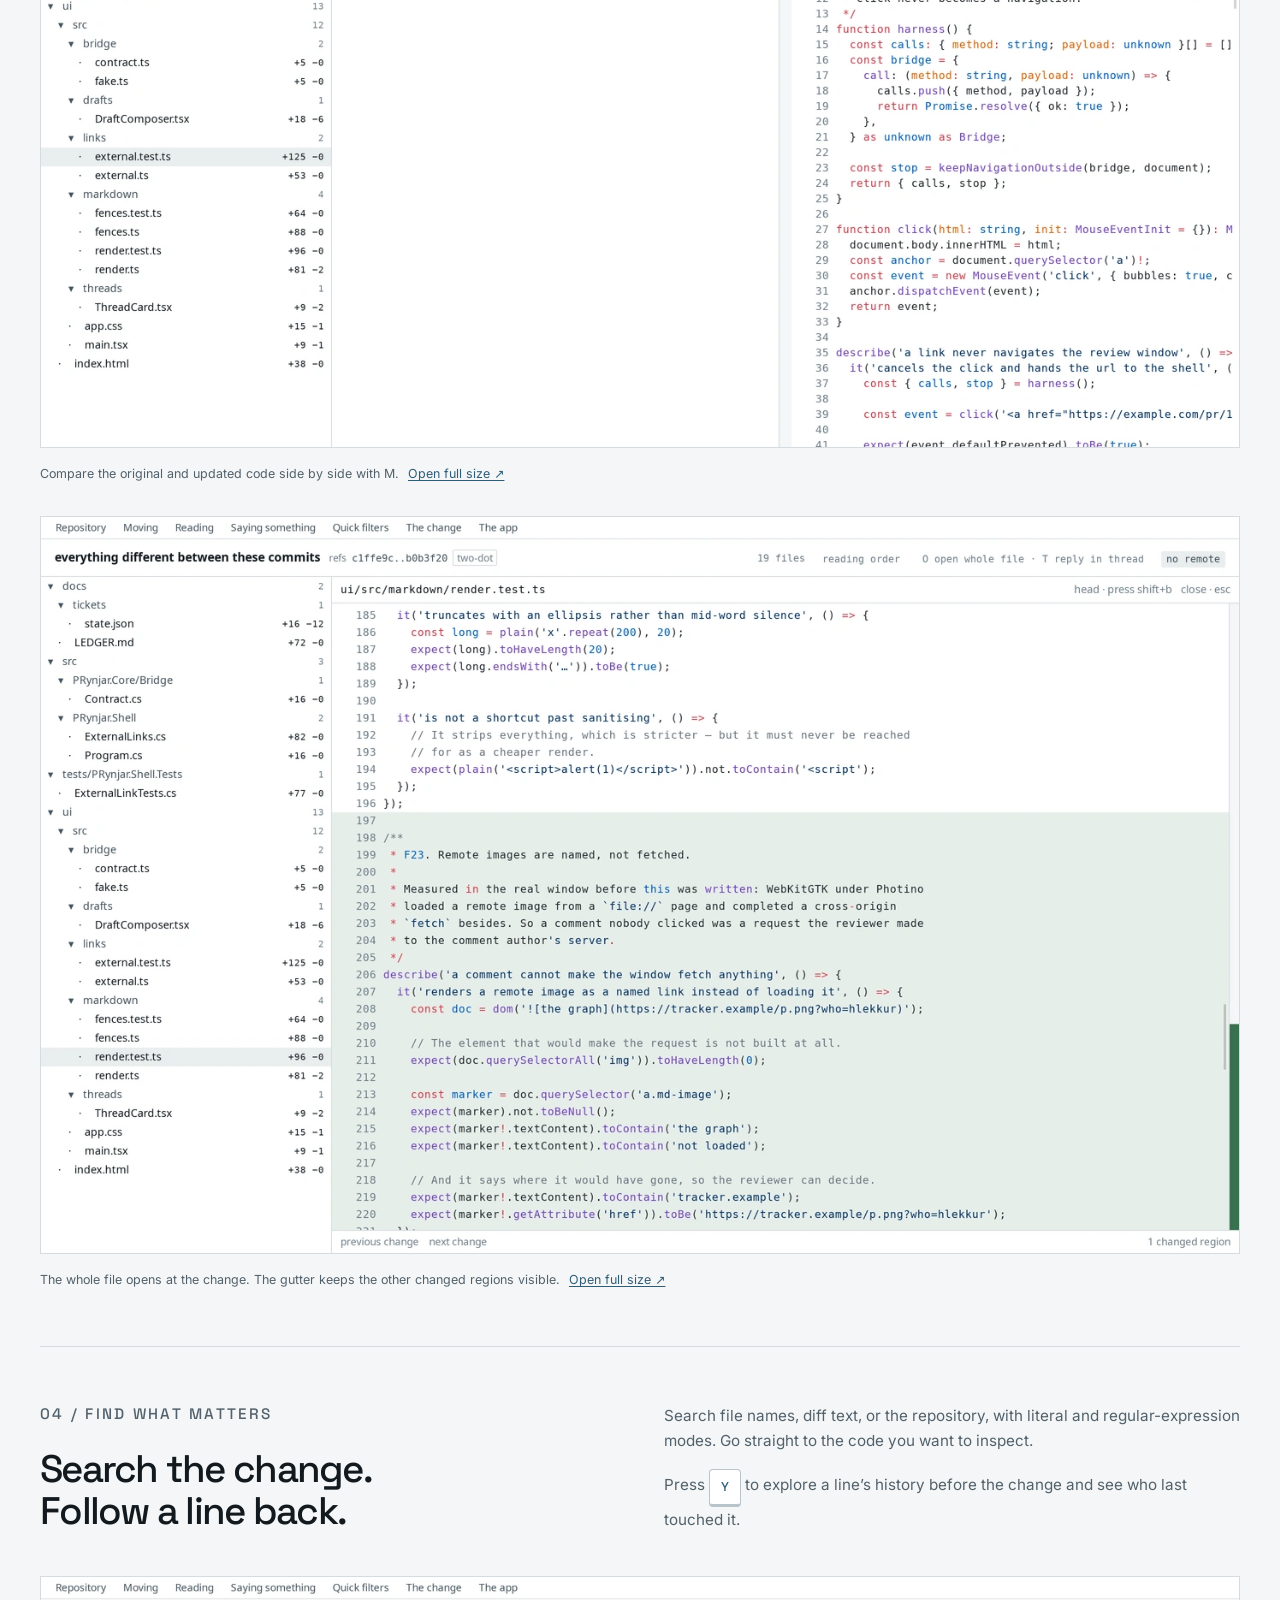
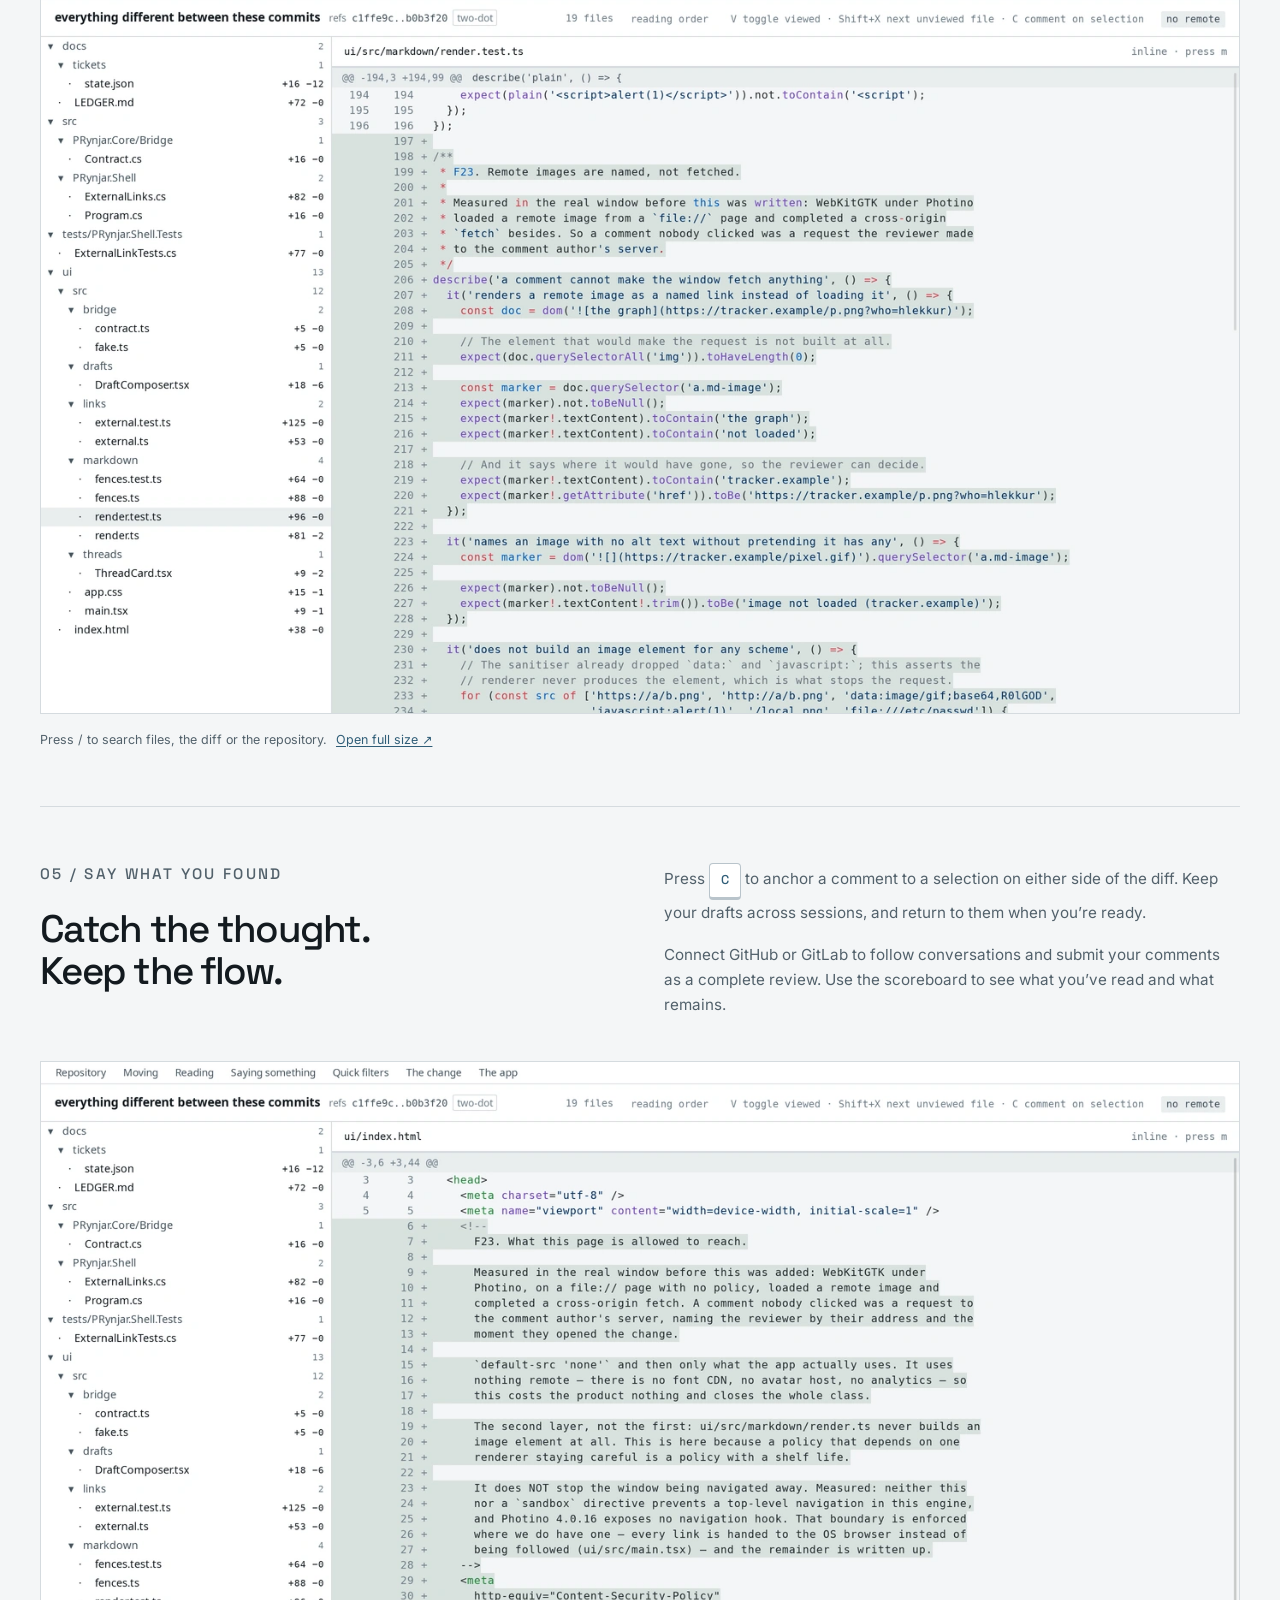
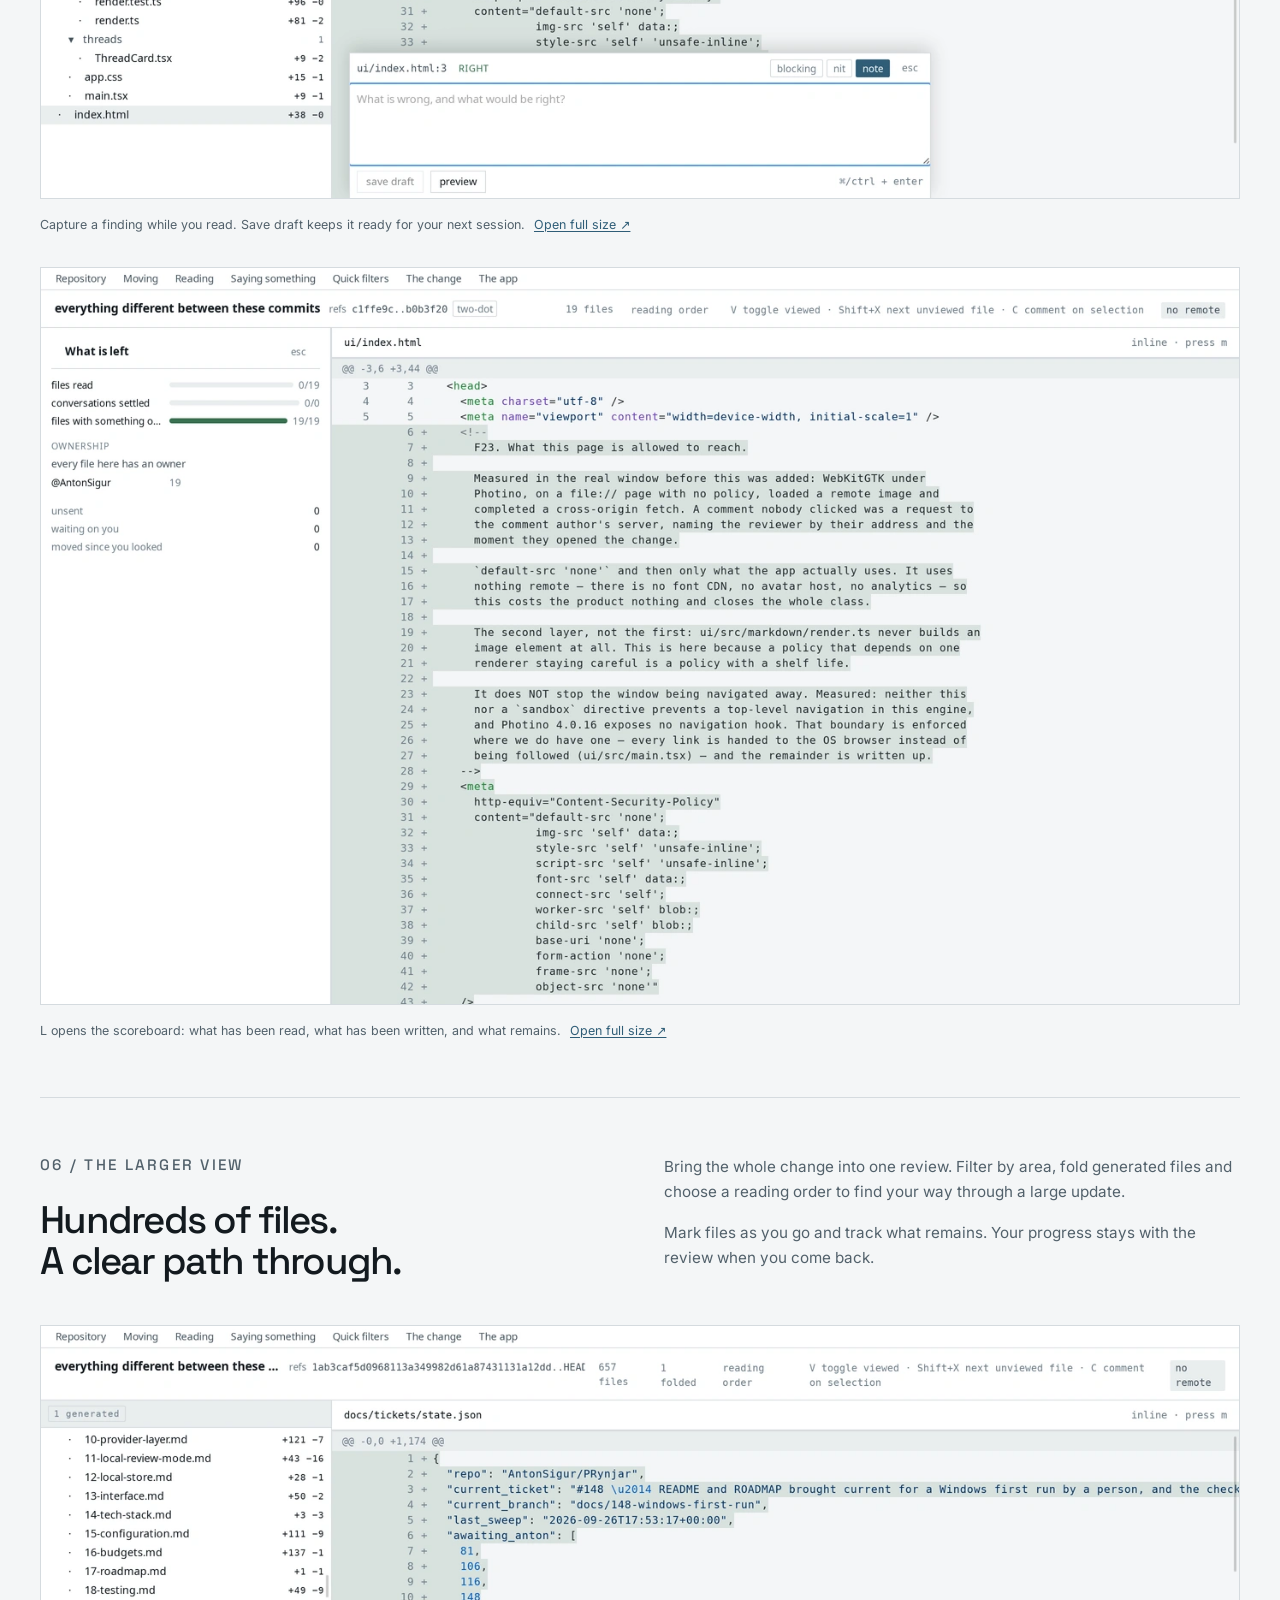
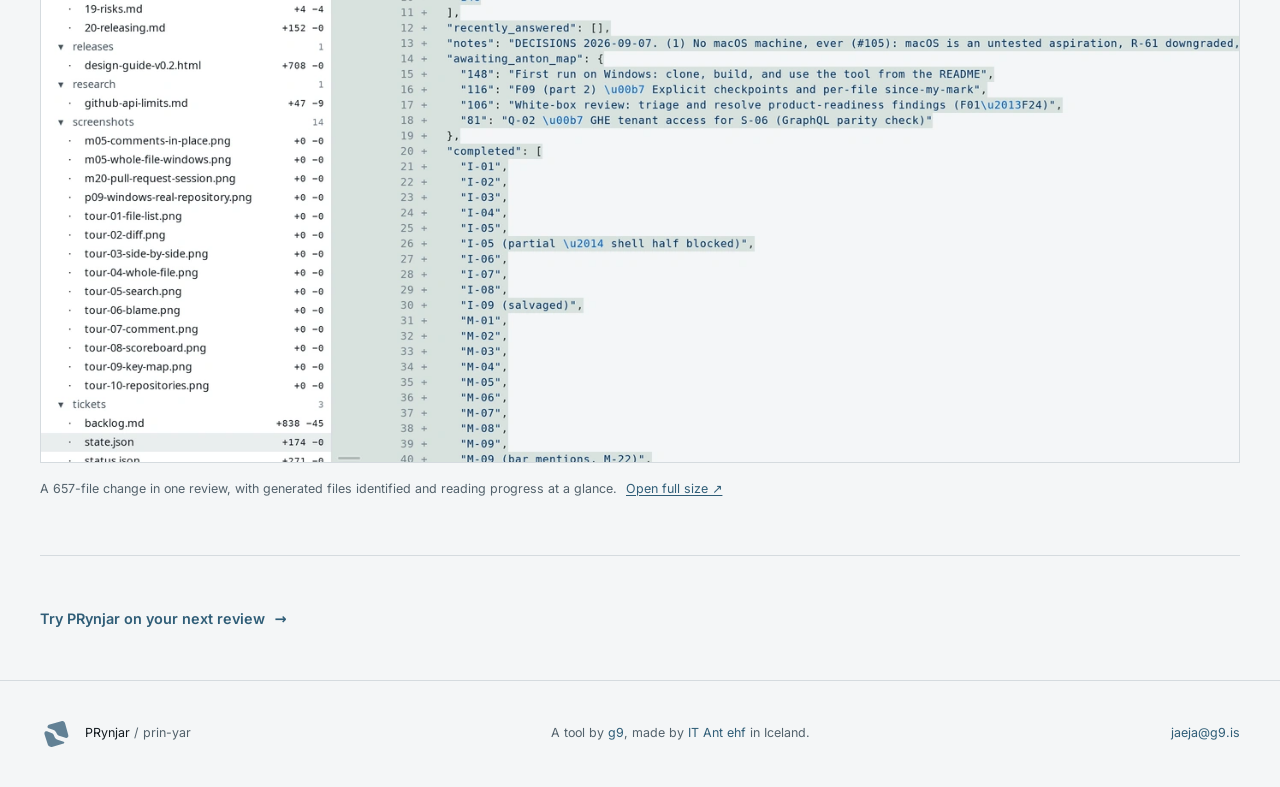
<file: prynjar/workflow/index.html>
<!DOCTYPE html><html lang="en" data-product="prynjar"> <head><meta charset="utf-8"><meta name="viewport" content="width=device-width, initial-scale=1"><meta name="generator" content="Astro v5.18.2"><title>The FPS review workflow — PRynjar | g9</title><meta name="description" content="Review code with FPS controls: WASD movement, Space to mark viewed, adjustable reading speed, full-file context, search and saved drafts. Explore PRynjar at work."><link rel="canonical" href="https://g9.is/prynjar/workflow/"><meta name="theme-color" content="#f4f6f7"><link rel="icon" href="/prynjar/brand/prynjar.ico" sizes="16x16 24x24 32x32 48x48 64x64 128x128 256x256"><link rel="icon" href="/prynjar/brand/favicon.svg" type="image/svg+xml"><link rel="icon" href="/prynjar/brand/icon-32.png" type="image/png" sizes="32x32"><link rel="mask-icon" href="/products/prynjar.svg" color="#628195"><!-- Palette: Rose Peach (theme 6) is the locked default. The ?theme= switch
         (1–6) stays available for /preview; set data-theme before paint. --><script>
      (function () {
        try {
          var t = parseInt(
            new URLSearchParams(window.location.search).get('theme'),
            10
          );
          document.documentElement.dataset.theme =
            t >= 1 && t <= 6 ? String(t) : '6';
        } catch (e) {
          document.documentElement.dataset.theme = '6';
        }
      })();
    </script><!-- Open Graph --><meta property="og:type" content="website"><meta property="og:site_name" content="G9"><meta property="og:title" content="The FPS review workflow — PRynjar | g9"><meta property="og:description" content="Review code with FPS controls: WASD movement, Space to mark viewed, adjustable reading speed, full-file context, search and saved drafts. Explore PRynjar at work."><meta property="og:url" content="https://g9.is/prynjar/workflow/"><meta property="og:image" content="https://g9.is/prynjar/og.png"><meta property="og:image:alt" content="PRynjar. Read the whole change. Local code review by g9."><!-- Twitter --><meta name="twitter:card" content="summary_large_image"><meta name="twitter:title" content="The FPS review workflow — PRynjar | g9"><meta name="twitter:description" content="Review code with FPS controls: WASD movement, Space to mark viewed, adjustable reading speed, full-file context, search and saved drafts. Explore PRynjar at work."><meta name="twitter:image" content="https://g9.is/prynjar/og.png"><meta name="twitter:image:alt" content="PRynjar. Read the whole change. Local code review by g9."><link rel="sitemap" href="/sitemap-index.xml"><link rel="stylesheet" href="/assets/index.BQxhFFnc.css">
<link rel="stylesheet" href="/assets/index.4RNwja1i.css"></head> <body> <a class="skip-link" href="#main">Skip to content</a>  <header class="pr-header"> <div class="pr-container pr-header-inner"> <a class="pr-brand" href="/prynjar/" aria-label="PRynjar overview"> <img class="pr-lockup" src="/prynjar/brand/lockup.svg" width="224" height="60" alt="PRynjar"> <img class="pr-compact-mark" src="/products/prynjar.svg" width="44" height="44" alt="PRynjar"> </a> <a class="pr-parent" href="/" aria-label="G9 home"><span>A tool by</span><svg class="wordmark " width="25" height="25" viewBox="0 0 100 100" role="img" aria-label="G9" fill="none" xmlns="http://www.w3.org/2000/svg"> <g stroke="currentColor" stroke-linecap="round" stroke-linejoin="round"> <g stroke-width="9"> <path d="M46.7 27 A19 19 0 1 0 46.7 57"></path> <path d="M54 42 L42 42"></path> </g> <g stroke-width="9"> <circle cx="67" cy="38" r="12"></circle> <path d="M78.6 40.9 L69 64"></path> </g> <g stroke-width="5.25"> <path d="M12 74 L78 74"></path> <path d="M10 84 L64 84"></path> </g> <g stroke-width="7"> <path d="M5 42 L11 42"></path> </g> </g> </svg></a> </div> <nav class="pr-container pr-nav" aria-label="PRynjar"> <a href="/prynjar/">Overview</a><a href="/prynjar/workflow/" aria-current="page">Walkthrough</a> <a class="pr-nav-contact" href="/prynjar/#try">Ask about trying it <span aria-hidden="true">↗</span></a> </nav> </header> <main id="main" tabindex="-1"> <div class="pr-container"> <header class="pr-page-intro"> <p class="pr-kicker">PRynjar / Walkthrough</p> <h1>WASD. Space.<br>Your next review.</h1> <p class="pr-lede">Move through a change with the familiar feel of FPS controls. Read at your pace, find the context you need, and turn what you notice into a review.</p> <p class="pr-mobile-hint">Swipe the images to read the interface, or open them at full size.</p> </header> <nav class="pr-jump-nav" aria-label="Walkthrough sections"> <a href="#keyboard">FPS controls</a><a href="#open">Open</a><a href="#read">Read</a><a href="#find">Find</a><a href="#draft">Draft</a><a href="#scale">Scale</a> </nav> <section class="pr-tour-section" id="keyboard" aria-labelledby="keys-title"> <div class="pr-tour-heading"><div><p class="pr-kicker">01 / Get into the flow</p><h2 id="keys-title">FPS controls.<br>Your reading pace.</h2></div><div><p>W and S move through the code. A and D move between files. Press Space to mark a file viewed and advance. FPS is the default, ready for your first review.</p><p>Tap again to accelerate, hold to maintain your pace, and pause to return to a walk. Adjust the reading speed with <kbd>Shift</kbd> + <kbd>V</kbd>. At the end of a file, continue into the next.</p></div></div> <figure class="pr-shot"> <a class="pr-shot-image" href="/assets/tour-11-reading-speed.DQFaseIL.png" aria-label="Open full-size screenshot: The reading-speed panel with controls for walking distance, acceleration and tap timing"> <img src="/assets/tour-11-reading-speed.DQFaseIL_Z1CVJq0.webp" srcset="/assets/tour-11-reading-speed.DQFaseIL_Z2tqStV.webp 700w, /assets/tour-11-reading-speed.DQFaseIL_Z1HDqpK.webp 1400w, /assets/tour-11-reading-speed.DQFaseIL_1uUzft.webp 2100w, /assets/tour-11-reading-speed.DQFaseIL_Z1CVJq0.webp 2800w" alt="The reading-speed panel with controls for walking distance, acceleration and tap timing" sizes="(max-width: 760px) 1400px, (max-width: 1320px) 92vw, 1240px" loading="eager" fetchpriority="high" decoding="async" width="2800" height="1720"> </a> <figcaption> <span>Tune the walking distance, acceleration and tap timing to match the way you read. <a href="/assets/tour-11-reading-speed.DQFaseIL.png">Open full size ↗</a></span> </figcaption> </figure> <figure class="pr-shot"> <a class="pr-shot-image" href="/assets/tour-09-key-map.Csr4Luhz.png" aria-label="Open full-size screenshot: The key map with Terminal, FPS and Mirror profiles and bindings grouped by their purpose"> <img src="/assets/tour-09-key-map.Csr4Luhz_Z3QS4B.webp" srcset="/assets/tour-09-key-map.Csr4Luhz_ZPaLKw.webp 700w, /assets/tour-09-key-map.Csr4Luhz_1ih5Ew.webp 1400w, /assets/tour-09-key-map.Csr4Luhz_PHYq7.webp 2100w, /assets/tour-09-key-map.Csr4Luhz_Z3QS4B.webp 2800w" alt="The key map with Terminal, FPS and Mirror profiles and bindings grouped by their purpose" sizes="(max-width: 760px) 1400px, (max-width: 1320px) 92vw, 1240px" loading="lazy" fetchpriority="auto" decoding="async" width="2800" height="1720"> </a> <figcaption> <span>Choose FPS, right-hand Mirror or Terminal controls. Press ? to explore the key map. <a href="/assets/tour-09-key-map.Csr4Luhz.png">Open full size ↗</a></span> </figcaption> </figure> </section> <section class="pr-tour-section" id="open" aria-labelledby="open-title"> <div class="pr-tour-heading"><div><p class="pr-kicker">02 / Start with a repository</p><h2 id="open-title">Review before you push.</h2></div><div><p>Open a folder from disk with <kbd>Shift</kbd> + <kbd>G</kbd>, compare branches or commits, or review your uncommitted work.</p><p>Give each repository its own window, and return to recent work from the repositories view.</p></div></div> <figure class="pr-shot pr-shot-detail"> <a class="pr-shot-image" href="/assets/tour-12-repository-menu.ChBWp7O1.png" aria-label="Open full-size screenshot: The Repository menu open, listing open repository, open from disk, saved for later and close PRynjar"> <img src="/assets/tour-12-repository-menu.ChBWp7O1_Z25XEwy.webp" srcset="/assets/tour-12-repository-menu.ChBWp7O1_Lvvcb.webp 700w, /assets/tour-12-repository-menu.ChBWp7O1_ks6RE.webp 1400w, /assets/tour-12-repository-menu.ChBWp7O1_Z1TRj2V.webp 2100w, /assets/tour-12-repository-menu.ChBWp7O1_Z25XEwy.webp 2800w" alt="The Repository menu open, listing open repository, open from disk, saved for later and close PRynjar" sizes="(max-width: 760px) 1400px, (max-width: 1320px) 92vw, 1240px" loading="lazy" fetchpriority="auto" decoding="async" width="2800" height="1720"> </a> <figcaption> <span>Open a repository from disk or return to a saved review. <a href="/assets/tour-12-repository-menu.ChBWp7O1.png">Open full size ↗</a></span> </figcaption> </figure> <details class="pr-note"><summary>See the repositories view</summary><figure class="pr-shot"> <a class="pr-shot-image" href="/assets/tour-10-repositories.D8iMGjMl.png" aria-label="Open full-size screenshot: The repositories view showing repositories reviewed on this machine, with local repositories labelled"> <img src="/assets/tour-10-repositories.D8iMGjMl_2vfNgA.webp" srcset="/assets/tour-10-repositories.D8iMGjMl_Z1Cb5KS.webp 700w, /assets/tour-10-repositories.D8iMGjMl_Z1JKhwr.webp 1400w, /assets/tour-10-repositories.D8iMGjMl_Z1xDTT7.webp 2100w, /assets/tour-10-repositories.D8iMGjMl_2vfNgA.webp 2800w" alt="The repositories view showing repositories reviewed on this machine, with local repositories labelled" sizes="(max-width: 760px) 1400px, (max-width: 1320px) 92vw, 1240px" loading="lazy" fetchpriority="auto" decoding="async" width="2800" height="1720"> </a> <figcaption> <span>Return to local and hosted reviews from one repositories view. <a href="/assets/tour-10-repositories.D8iMGjMl.png">Open full size ↗</a></span> </figcaption> </figure></details> <details class="pr-note"><summary>See the changed-file list</summary><figure class="pr-shot"> <a class="pr-shot-image" href="/assets/tour-01-file-list.Bu--sG0Q.png" aria-label="Open full-size screenshot: The 19-file change tree with per-file line counts, before selecting a file"> <img src="/assets/tour-01-file-list.Bu--sG0Q_1X4BcP.webp" srcset="/assets/tour-01-file-list.Bu--sG0Q_1jVgN6.webp 700w, /assets/tour-01-file-list.Bu--sG0Q_58FgF.webp 1400w, /assets/tour-01-file-list.Bu--sG0Q_13lOI6.webp 2100w, /assets/tour-01-file-list.Bu--sG0Q_1X4BcP.webp 2800w" alt="The 19-file change tree with per-file line counts, before selecting a file" sizes="(max-width: 760px) 1400px, (max-width: 1320px) 92vw, 1240px" loading="lazy" fetchpriority="auto" decoding="async" width="2800" height="1720"> </a> <figcaption> <span>Scan the changed files and line counts, then choose where to begin. <a href="/assets/tour-01-file-list.Bu--sG0Q.png">Open full size ↗</a></span> </figcaption> </figure></details> </section> <section class="pr-tour-section" id="read" aria-labelledby="read-title"> <div class="pr-tour-heading"><div><p class="pr-kicker">03 / Read the code</p><h2 id="read-title">The diff, with its context.</h2></div><div><p>Read highlighted code with additions, deletions and line numbers in view. Press <kbd>M</kbd> for side by side, or <kbd>E</kbd> in FPS to open the whole file at the change.</p><p>Use the whole-file gutter to find other changed regions. Move between changes with <kbd>Shift</kbd> + <kbd>W</kbd> or <kbd>S</kbd>.</p></div></div> <figure class="pr-shot"> <a class="pr-shot-image" href="/assets/tour-02-diff.sUA-A8cJ.png" aria-label="Open full-size screenshot: A highlighted C# diff in Contract.cs, with old and new line numbers and added lines tinted"> <img src="/assets/tour-02-diff.sUA-A8cJ_Z2rB0U1.webp" srcset="/assets/tour-02-diff.sUA-A8cJ_2p5Kxu.webp 700w, /assets/tour-02-diff.sUA-A8cJ_Z1NSpfc.webp 1400w, /assets/tour-02-diff.sUA-A8cJ_Z1UMCbw.webp 2100w, /assets/tour-02-diff.sUA-A8cJ_Z2rB0U1.webp 2800w" alt="A highlighted C# diff in Contract.cs, with old and new line numbers and added lines tinted" sizes="(max-width: 760px) 1400px, (max-width: 1320px) 92vw, 1240px" loading="lazy" fetchpriority="auto" decoding="async" width="2800" height="1720"> </a> <figcaption> <span>Read additions and deletions together in the inline diff. <a href="/assets/tour-02-diff.sUA-A8cJ.png">Open full size ↗</a></span> </figcaption> </figure> <figure class="pr-shot"> <a class="pr-shot-image" href="/assets/tour-03-side-by-side.Dqw9uURd.png" aria-label="Open full-size screenshot: The same real change displayed in two columns, with base and head beside one another"> <img src="/assets/tour-03-side-by-side.Dqw9uURd_TQ7QT.webp" srcset="/assets/tour-03-side-by-side.Dqw9uURd_Z1liXEw.webp 700w, /assets/tour-03-side-by-side.Dqw9uURd_1J2aRN.webp 1400w, /assets/tour-03-side-by-side.Dqw9uURd_1V8xv8.webp 2100w, /assets/tour-03-side-by-side.Dqw9uURd_TQ7QT.webp 2800w" alt="The same real change displayed in two columns, with base and head beside one another" sizes="(max-width: 760px) 1400px, (max-width: 1320px) 92vw, 1240px" loading="lazy" fetchpriority="auto" decoding="async" width="2800" height="1720"> </a> <figcaption> <span>Compare the original and updated code side by side with M. <a href="/assets/tour-03-side-by-side.Dqw9uURd.png">Open full size ↗</a></span> </figcaption> </figure> <figure class="pr-shot"> <a class="pr-shot-image" href="/assets/tour-04-whole-file.BA1Nz5Op.png" aria-label="Open full-size screenshot: The whole source file at head, with syntax highlighting and a gutter marking changed regions"> <img src="/assets/tour-04-whole-file.BA1Nz5Op_2ca5Fu.webp" srcset="/assets/tour-04-whole-file.BA1Nz5Op_2hBD3c.webp 700w, /assets/tour-04-whole-file.BA1Nz5Op_ZpSJIl.webp 1400w, /assets/tour-04-whole-file.BA1Nz5Op_1j7Pjg.webp 2100w, /assets/tour-04-whole-file.BA1Nz5Op_2ca5Fu.webp 2800w" alt="The whole source file at head, with syntax highlighting and a gutter marking changed regions" sizes="(max-width: 760px) 1400px, (max-width: 1320px) 92vw, 1240px" loading="lazy" fetchpriority="auto" decoding="async" width="2800" height="1720"> </a> <figcaption> <span>The whole file opens at the change. The gutter keeps the other changed regions visible. <a href="/assets/tour-04-whole-file.BA1Nz5Op.png">Open full size ↗</a></span> </figcaption> </figure> </section> <section class="pr-tour-section" id="find" aria-labelledby="find-title"> <div class="pr-tour-heading"><div><p class="pr-kicker">04 / Find what matters</p><h2 id="find-title">Search the change.<br>Follow a line back.</h2></div><div><p>Search file names, diff text, or the repository, with literal and regular-expression modes. Go straight to the code you want to inspect.</p><p>Press <kbd>Y</kbd> to explore a line’s history before the change and see who last touched it.</p></div></div> <figure class="pr-shot"> <a class="pr-shot-image" href="/assets/tour-05-search.BX05Gdhz.png" aria-label="Open full-size screenshot: Search over the file list with file, diff and repository scopes"> <img src="/assets/tour-05-search.BX05Gdhz_2oWaAF.webp" srcset="/assets/tour-05-search.BX05Gdhz_daBWB.webp 700w, /assets/tour-05-search.BX05Gdhz_2hUIH8.webp 1400w, /assets/tour-05-search.BX05Gdhz_Z1Sm7bp.webp 2100w, /assets/tour-05-search.BX05Gdhz_2oWaAF.webp 2800w" alt="Search over the file list with file, diff and repository scopes" sizes="(max-width: 760px) 1400px, (max-width: 1320px) 92vw, 1240px" loading="lazy" fetchpriority="auto" decoding="async" width="2800" height="1720"> </a> <figcaption> <span>Press / to search files, the diff or the repository. <a href="/assets/tour-05-search.BX05Gdhz.png">Open full size ↗</a></span> </figcaption> </figure> </section> <section class="pr-tour-section" id="draft" aria-labelledby="draft-title"> <div class="pr-tour-heading"><div><p class="pr-kicker">05 / Say what you found</p><h2 id="draft-title">Catch the thought.<br>Keep the flow.</h2></div><div><p>Press <kbd>C</kbd> to anchor a comment to a selection on either side of the diff. Keep your drafts across sessions, and return to them when you’re ready.</p><p>Connect GitHub or GitLab to follow conversations and submit your comments as a complete review. Use the scoreboard to see what you’ve read and what remains.</p></div></div> <figure class="pr-shot"> <a class="pr-shot-image" href="/assets/tour-07-comment.CYY_4nLU.png" aria-label="Open full-size screenshot: A local comment composer anchored to ui/index.html line 3, with blocking, nit and note kinds"> <img src="/assets/tour-07-comment.CYY_4nLU_1GOnTI.webp" srcset="/assets/tour-07-comment.CYY_4nLU_1lndxq.webp 700w, /assets/tour-07-comment.CYY_4nLU_Z21dLa5.webp 1400w, /assets/tour-07-comment.CYY_4nLU_Z2sLRou.webp 2100w, /assets/tour-07-comment.CYY_4nLU_1GOnTI.webp 2800w" alt="A local comment composer anchored to ui/index.html line 3, with blocking, nit and note kinds" sizes="(max-width: 760px) 1400px, (max-width: 1320px) 92vw, 1240px" loading="lazy" fetchpriority="auto" decoding="async" width="2800" height="1720"> </a> <figcaption> <span>Capture a finding while you read. Save draft keeps it ready for your next session. <a href="/assets/tour-07-comment.CYY_4nLU.png">Open full size ↗</a></span> </figcaption> </figure> <figure class="pr-shot"> <a class="pr-shot-image" href="/assets/tour-08-scoreboard.D1LhNyu6.png" aria-label="Open full-size screenshot: The review scoreboard showing files read, drafts written and work remaining"> <img src="/assets/tour-08-scoreboard.D1LhNyu6_Z2kIQq7.webp" srcset="/assets/tour-08-scoreboard.D1LhNyu6_Z1CseC0.webp 700w, /assets/tour-08-scoreboard.D1LhNyu6_7oqXY.webp 1400w, /assets/tour-08-scoreboard.D1LhNyu6_1Qq21A.webp 2100w, /assets/tour-08-scoreboard.D1LhNyu6_Z2kIQq7.webp 2800w" alt="The review scoreboard showing files read, drafts written and work remaining" sizes="(max-width: 760px) 1400px, (max-width: 1320px) 92vw, 1240px" loading="lazy" fetchpriority="auto" decoding="async" width="2800" height="1720"> </a> <figcaption> <span>L opens the scoreboard: what has been read, what has been written, and what remains. <a href="/assets/tour-08-scoreboard.D1LhNyu6.png">Open full size ↗</a></span> </figcaption> </figure> </section> <section class="pr-tour-section" id="scale" aria-labelledby="scale-title"> <div class="pr-tour-heading"><div><p class="pr-kicker">06 / The larger view</p><h2 id="scale-title">Hundreds of files.<br>A clear path through.</h2></div><div><p>Bring the whole change into one review. Filter by area, fold generated files and choose a reading order to find your way through a large update.</p><p>Mark files as you go and track what remains. Your progress stays with the review when you come back.</p></div></div> <figure class="pr-shot"> <a class="pr-shot-image" href="/assets/tour-13-scale.ChLCrhIO.png" aria-label="Open full-size screenshot: A 657-file local review with the count, file tree and selected file visible"> <img src="/assets/tour-13-scale.ChLCrhIO_Z21K71v.webp" srcset="/assets/tour-13-scale.ChLCrhIO_Z18NQLH.webp 700w, /assets/tour-13-scale.ChLCrhIO_2etzT4.webp 1400w, /assets/tour-13-scale.ChLCrhIO_RWELT.webp 2100w, /assets/tour-13-scale.ChLCrhIO_Z21K71v.webp 2800w" alt="A 657-file local review with the count, file tree and selected file visible" sizes="(max-width: 760px) 1400px, (max-width: 1320px) 92vw, 1240px" loading="lazy" fetchpriority="auto" decoding="async" width="2800" height="1720"> </a> <figcaption> <span>A 657-file change in one review, with generated files identified and reading progress at a glance. <a href="/assets/tour-13-scale.ChLCrhIO.png">Open full size ↗</a></span> </figcaption> </figure> </section> <div class="pr-back-link"><a class="pr-text-link" href="/prynjar/#try">Try PRynjar on your next review <span aria-hidden="true">→</span></a></div> </div> </main> <footer class="pr-footer"> <div class="pr-container pr-footer-inner"> <div><img src="/products/prynjar.svg" width="32" height="32" alt=""><span>PRynjar <span class="pr-muted">/ prin-yar</span></span></div> <p>A tool by <a href="/">g9</a>, made by <a href="https://itant.is">IT Ant ehf</a> in Iceland.</p> <a href="mailto:jaeja@g9.is">jaeja@g9.is</a> </div> </footer>  </body></html>
</file>
<file: assets/index.BQxhFFnc.css>
@font-face{font-family:Space Grotesk;font-style:normal;font-display:swap;font-weight:400;src:url(/assets/space-grotesk-vietnamese-400-normal.B7xT_GF5.woff2) format("woff2"),url(/assets/space-grotesk-vietnamese-400-normal.BIWiOVfw.woff) format("woff");unicode-range:U+0102-0103,U+0110-0111,U+0128-0129,U+0168-0169,U+01A0-01A1,U+01AF-01B0,U+0300-0301,U+0303-0304,U+0308-0309,U+0323,U+0329,U+1EA0-1EF9,U+20AB}@font-face{font-family:Space Grotesk;font-style:normal;font-display:swap;font-weight:400;src:url(/assets/space-grotesk-latin-ext-400-normal.CfP_5XZW.woff2) format("woff2"),url(/assets/space-grotesk-latin-ext-400-normal.DRPE3kg4.woff) format("woff");unicode-range:U+0100-02BA,U+02BD-02C5,U+02C7-02CC,U+02CE-02D7,U+02DD-02FF,U+0304,U+0308,U+0329,U+1D00-1DBF,U+1E00-1E9F,U+1EF2-1EFF,U+2020,U+20A0-20AB,U+20AD-20C0,U+2113,U+2C60-2C7F,U+A720-A7FF}@font-face{font-family:Space Grotesk;font-style:normal;font-display:swap;font-weight:400;src:url(/assets/space-grotesk-latin-400-normal.CJ-V5oYT.woff2) format("woff2"),url(/assets/space-grotesk-latin-400-normal.BnQMeOim.woff) format("woff");unicode-range:U+0000-00FF,U+0131,U+0152-0153,U+02BB-02BC,U+02C6,U+02DA,U+02DC,U+0304,U+0308,U+0329,U+2000-206F,U+20AC,U+2122,U+2191,U+2193,U+2212,U+2215,U+FEFF,U+FFFD}@font-face{font-family:Space Grotesk;font-style:normal;font-display:swap;font-weight:500;src:url(/assets/space-grotesk-vietnamese-500-normal.BmEvtly_.woff2) format("woff2"),url(/assets/space-grotesk-vietnamese-500-normal.BTqKIpxg.woff) format("woff");unicode-range:U+0102-0103,U+0110-0111,U+0128-0129,U+0168-0169,U+01A0-01A1,U+01AF-01B0,U+0300-0301,U+0303-0304,U+0308-0309,U+0323,U+0329,U+1EA0-1EF9,U+20AB}@font-face{font-family:Space Grotesk;font-style:normal;font-display:swap;font-weight:500;src:url(/assets/space-grotesk-latin-ext-500-normal.DUe3BAxM.woff2) format("woff2"),url(/assets/space-grotesk-latin-ext-500-normal.3dgZTiw9.woff) format("woff");unicode-range:U+0100-02BA,U+02BD-02C5,U+02C7-02CC,U+02CE-02D7,U+02DD-02FF,U+0304,U+0308,U+0329,U+1D00-1DBF,U+1E00-1E9F,U+1EF2-1EFF,U+2020,U+20A0-20AB,U+20AD-20C0,U+2113,U+2C60-2C7F,U+A720-A7FF}@font-face{font-family:Space Grotesk;font-style:normal;font-display:swap;font-weight:500;src:url(/assets/space-grotesk-latin-500-normal.lFbtlQH6.woff2) format("woff2"),url(/assets/space-grotesk-latin-500-normal.CNSSEhBt.woff) format("woff");unicode-range:U+0000-00FF,U+0131,U+0152-0153,U+02BB-02BC,U+02C6,U+02DA,U+02DC,U+0304,U+0308,U+0329,U+2000-206F,U+20AC,U+2122,U+2191,U+2193,U+2212,U+2215,U+FEFF,U+FFFD}@font-face{font-family:Space Grotesk;font-style:normal;font-display:swap;font-weight:600;src:url(/assets/space-grotesk-vietnamese-600-normal.DUi7WF5p.woff2) format("woff2"),url(/assets/space-grotesk-vietnamese-600-normal.D6zpsUhD.woff) format("woff");unicode-range:U+0102-0103,U+0110-0111,U+0128-0129,U+0168-0169,U+01A0-01A1,U+01AF-01B0,U+0300-0301,U+0303-0304,U+0308-0309,U+0323,U+0329,U+1EA0-1EF9,U+20AB}@font-face{font-family:Space Grotesk;font-style:normal;font-display:swap;font-weight:600;src:url(/assets/space-grotesk-latin-ext-600-normal.DxxdqCpr.woff2) format("woff2"),url(/assets/space-grotesk-latin-ext-600-normal.VcznFIpX.woff) format("woff");unicode-range:U+0100-02BA,U+02BD-02C5,U+02C7-02CC,U+02CE-02D7,U+02DD-02FF,U+0304,U+0308,U+0329,U+1D00-1DBF,U+1E00-1E9F,U+1EF2-1EFF,U+2020,U+20A0-20AB,U+20AD-20C0,U+2113,U+2C60-2C7F,U+A720-A7FF}@font-face{font-family:Space Grotesk;font-style:normal;font-display:swap;font-weight:600;src:url(/assets/space-grotesk-latin-600-normal.DjKNqYRj.woff2) format("woff2"),url(/assets/space-grotesk-latin-600-normal.BflQw4A9.woff) format("woff");unicode-range:U+0000-00FF,U+0131,U+0152-0153,U+02BB-02BC,U+02C6,U+02DA,U+02DC,U+0304,U+0308,U+0329,U+2000-206F,U+20AC,U+2122,U+2191,U+2193,U+2212,U+2215,U+FEFF,U+FFFD}@font-face{font-family:Space Grotesk;font-style:normal;font-display:swap;font-weight:700;src:url(/assets/space-grotesk-vietnamese-700-normal.DMty7AZE.woff2) format("woff2"),url(/assets/space-grotesk-vietnamese-700-normal.Duxec5Rn.woff) format("woff");unicode-range:U+0102-0103,U+0110-0111,U+0128-0129,U+0168-0169,U+01A0-01A1,U+01AF-01B0,U+0300-0301,U+0303-0304,U+0308-0309,U+0323,U+0329,U+1EA0-1EF9,U+20AB}@font-face{font-family:Space Grotesk;font-style:normal;font-display:swap;font-weight:700;src:url(/assets/space-grotesk-latin-ext-700-normal.BQnZhY3m.woff2) format("woff2"),url(/assets/space-grotesk-latin-ext-700-normal.HVCqSBdx.woff) format("woff");unicode-range:U+0100-02BA,U+02BD-02C5,U+02C7-02CC,U+02CE-02D7,U+02DD-02FF,U+0304,U+0308,U+0329,U+1D00-1DBF,U+1E00-1E9F,U+1EF2-1EFF,U+2020,U+20A0-20AB,U+20AD-20C0,U+2113,U+2C60-2C7F,U+A720-A7FF}@font-face{font-family:Space Grotesk;font-style:normal;font-display:swap;font-weight:700;src:url(/assets/space-grotesk-latin-700-normal.RjhwGPKo.woff2) format("woff2"),url(/assets/space-grotesk-latin-700-normal.CwsQ-cCU.woff) format("woff");unicode-range:U+0000-00FF,U+0131,U+0152-0153,U+02BB-02BC,U+02C6,U+02DA,U+02DC,U+0304,U+0308,U+0329,U+2000-206F,U+20AC,U+2122,U+2191,U+2193,U+2212,U+2215,U+FEFF,U+FFFD}@font-face{font-family:Inter Variable;font-style:normal;font-display:swap;font-weight:100 900;src:url(/assets/inter-cyrillic-ext-wght-normal.BOeWTOD4.woff2) format("woff2-variations");unicode-range:U+0460-052F,U+1C80-1C8A,U+20B4,U+2DE0-2DFF,U+A640-A69F,U+FE2E-FE2F}@font-face{font-family:Inter Variable;font-style:normal;font-display:swap;font-weight:100 900;src:url(/assets/inter-cyrillic-wght-normal.DqGufNeO.woff2) format("woff2-variations");unicode-range:U+0301,U+0400-045F,U+0490-0491,U+04B0-04B1,U+2116}@font-face{font-family:Inter Variable;font-style:normal;font-display:swap;font-weight:100 900;src:url(/assets/inter-greek-ext-wght-normal.DlzME5K_.woff2) format("woff2-variations");unicode-range:U+1F00-1FFF}@font-face{font-family:Inter Variable;font-style:normal;font-display:swap;font-weight:100 900;src:url(/assets/inter-greek-wght-normal.CkhJZR-_.woff2) format("woff2-variations");unicode-range:U+0370-0377,U+037A-037F,U+0384-038A,U+038C,U+038E-03A1,U+03A3-03FF}@font-face{font-family:Inter Variable;font-style:normal;font-display:swap;font-weight:100 900;src:url(/assets/inter-vietnamese-wght-normal.CBcvBZtf.woff2) format("woff2-variations");unicode-range:U+0102-0103,U+0110-0111,U+0128-0129,U+0168-0169,U+01A0-01A1,U+01AF-01B0,U+0300-0301,U+0303-0304,U+0308-0309,U+0323,U+0329,U+1EA0-1EF9,U+20AB}@font-face{font-family:Inter Variable;font-style:normal;font-display:swap;font-weight:100 900;src:url(/assets/inter-latin-ext-wght-normal.DO1Apj_S.woff2) format("woff2-variations");unicode-range:U+0100-02BA,U+02BD-02C5,U+02C7-02CC,U+02CE-02D7,U+02DD-02FF,U+0304,U+0308,U+0329,U+1D00-1DBF,U+1E00-1E9F,U+1EF2-1EFF,U+2020,U+20A0-20AB,U+20AD-20C0,U+2113,U+2C60-2C7F,U+A720-A7FF}@font-face{font-family:Inter Variable;font-style:normal;font-display:swap;font-weight:100 900;src:url(/assets/inter-latin-wght-normal.Dx4kXJAl.woff2) format("woff2-variations");unicode-range:U+0000-00FF,U+0131,U+0152-0153,U+02BB-02BC,U+02C6,U+02DA,U+02DC,U+0304,U+0308,U+0329,U+2000-206F,U+20AC,U+2122,U+2191,U+2193,U+2212,U+2215,U+FEFF,U+FFFD}:root{--bg: #fff4f6;--surface: #ffffff;--surface-2: #fff9fa;--border: #f6d6de;--text: #3b1a26;--muted: #864f5d;--accent: #c42a5e;--accent-2: #ff8fb0;--accent-ink: #ffffff;--maxw: 1120px;--radius: 16px;--font-display: "Space Grotesk", system-ui, sans-serif;--font-body: "Inter Variable", "Inter", system-ui, -apple-system, Segoe UI, Roboto, sans-serif;--grad: linear-gradient(135deg, var(--accent), var(--accent-2));--glow-1: color-mix(in srgb, var(--accent) 14%, transparent);--glow-2: color-mix(in srgb, var(--accent-2) 16%, transparent);--shadow-sm: 0 1px 2px rgba(16, 24, 40, .04), 0 6px 16px -10px rgba(16, 24, 40, .18);--shadow-md: 0 12px 32px -16px rgba(16, 24, 40, .28)}[data-theme="1"]{--bg: #f2f7ff;--surface: #ffffff;--surface-2: #f7faff;--border: #dce7f6;--text: #15243b;--muted: #4f5e78;--accent: #2563d8;--accent-2: #5c8bff;--accent-ink: #ffffff}[data-theme="2"]{--bg: #fff6f0;--surface: #ffffff;--surface-2: #fffaf6;--border: #f6dccd;--text: #3a2217;--muted: #855646;--accent: #cd3f17;--accent-2: #ff8a3d;--accent-ink: #ffffff}[data-theme="3"]{--bg: #ecfaf5;--surface: #ffffff;--surface-2: #f4fcf9;--border: #cceae0;--text: #0e302a;--muted: #41675d;--accent: #067a61;--accent-2: #23c7a2;--accent-ink: #ffffff}[data-theme="4"]{--bg: #f6f3ff;--surface: #ffffff;--surface-2: #fbf9ff;--border: #e4dcf7;--text: #271a3d;--muted: #5c5078;--accent: #7345dc;--accent-2: #a98bff;--accent-ink: #ffffff}[data-theme="5"]{--bg: #fafcec;--surface: #ffffff;--surface-2: #fdfef4;--border: #e5e8c2;--text: #2a2d10;--muted: #59602b;--accent: #4f7a0b;--accent-2: #a6cc2b;--accent-ink: #ffffff}[data-theme="6"]{--bg: #fff4f6;--surface: #ffffff;--surface-2: #fff9fa;--border: #f6d6de;--text: #3b1a26;--muted: #864f5d;--accent: #c42a5e;--accent-2: #ff8fb0;--accent-ink: #ffffff}*,*:before,*:after{box-sizing:border-box}html{scroll-behavior:smooth}body{margin:0;background:var(--bg);color:var(--text);font-family:var(--font-body);font-size:17px;line-height:1.65;-webkit-font-smoothing:antialiased;text-rendering:optimizeLegibility;overflow-x:hidden}body:before{content:"";position:fixed;inset:-20vh -10vw auto;height:80vh;z-index:-2;background:radial-gradient(55% 50% at 78% 4%,var(--glow-1),transparent 70%),radial-gradient(45% 45% at 10% 0%,var(--glow-2),transparent 70%);pointer-events:none}body:after{content:"";position:fixed;inset:0;z-index:-3;background-image:linear-gradient(rgba(16,24,40,.025) 1px,transparent 1px),linear-gradient(90deg,rgba(16,24,40,.025) 1px,transparent 1px);background-size:64px 64px;mask-image:radial-gradient(circle at 50% 18%,#000 0%,transparent 72%);pointer-events:none}a{color:var(--accent);text-decoration:none}a:hover{text-decoration:underline}h1,h2,h3{font-family:var(--font-display);font-weight:700;line-height:1.1;letter-spacing:-.02em;margin:0 0 .4em;color:var(--text)}p{margin:0 0 1rem}img,svg{max-width:100%}.container{width:100%;max-width:var(--maxw);margin-inline:auto;padding-inline:clamp(1.25rem,4vw,2.5rem)}.eyebrow{display:inline-flex;align-items:center;gap:.5rem;font-family:var(--font-display);font-size:.72rem;font-weight:600;letter-spacing:.26em;text-transform:uppercase;color:var(--muted)}.eyebrow:before{content:"";width:1.6rem;height:2px;border-radius:2px;background:var(--grad)}.section{padding-block:clamp(3.5rem,8vw,6.5rem);position:relative}.skip-link{position:absolute;left:-999px;top:0;z-index:100;background:var(--accent);color:var(--accent-ink);padding:.6rem 1rem;border-radius:0 0 8px;font-weight:600}.skip-link:focus{left:0}.btn{display:inline-flex;align-items:center;gap:.55rem;font-family:var(--font-display);font-weight:600;font-size:.98rem;letter-spacing:.01em;padding:.8rem 1.4rem;border-radius:999px;border:1px solid transparent;cursor:pointer;transition:transform .18s ease,box-shadow .18s ease,background .18s ease,border-color .18s ease,color .18s ease;text-decoration:none}.btn--primary{background:var(--accent);color:var(--accent-ink);box-shadow:var(--shadow-sm)}.btn--primary:hover{transform:translateY(-2px);text-decoration:none;box-shadow:var(--shadow-md)}.btn--ghost{background:var(--surface);color:var(--text);border-color:var(--border)}.btn--ghost:hover{border-color:var(--accent);color:var(--accent);text-decoration:none}.btn .arrow{transition:transform .18s ease}.btn:hover .arrow{transform:translate(3px)}:focus-visible{outline:2px solid var(--accent);outline-offset:3px;border-radius:4px}.site-header{position:sticky;top:0;z-index:50;backdrop-filter:blur(12px);background:color-mix(in srgb,var(--bg) 80%,transparent);border-bottom:1px solid var(--border)}.site-header .container{display:flex;align-items:center;justify-content:space-between;height:66px}.site-header .wordmark{color:var(--text)}.nav-links{display:flex;align-items:center;gap:1.6rem}.nav-links a{color:var(--muted);font-size:.95rem;font-weight:500}.nav-links a:hover{color:var(--accent);text-decoration:none}.hero{padding-block:clamp(4rem,11vw,8rem) clamp(3rem,7vw,5.5rem);text-align:center}.hero .wordmark-xl{margin-inline:auto;color:var(--text)}.hero h1{font-size:clamp(2.4rem,7vw,4.5rem);margin-top:1.4rem;color:var(--text)}.hero h1 .force{color:var(--accent)}.hero .lede{max-width:48ch;margin:1.15rem auto 2.1rem;color:var(--muted);font-size:clamp(1.05rem,2.4vw,1.25rem)}.hero .cta-row{display:flex;gap:.9rem;justify-content:center;flex-wrap:wrap}.section-head{max-width:60ch;margin-bottom:2.5rem}.section-head h2{font-size:clamp(1.7rem,4vw,2.5rem);margin-top:.7rem}.section-head p{color:var(--muted);font-size:1.08rem}.product-grid{display:grid;grid-template-columns:repeat(auto-fit,minmax(280px,1fr));gap:1.25rem}.product-card{position:relative;display:flex;flex-direction:column;padding:1.8rem;border-radius:var(--radius);background:linear-gradient(180deg,var(--surface),var(--surface-2));border:1px solid var(--border);box-shadow:var(--shadow-sm);overflow:hidden;transition:transform .2s ease,border-color .2s ease,box-shadow .2s ease}.product-card:before{content:"";position:absolute;inset:0 0 auto;height:3px;background:var(--grad)}.product-card:hover{transform:translateY(-4px);border-color:color-mix(in srgb,var(--accent) 45%,var(--border));box-shadow:var(--shadow-md)}.product-card.is-coming{border-style:dashed;background:var(--surface-2);box-shadow:none}.product-card[data-product=prynjar]:before{background:var(--card-accent)}.product-card[data-product=prynjar] .card-icon{border-radius:0;box-shadow:none}.product-card .badge{align-self:flex-start;font-family:var(--font-display);font-size:.68rem;font-weight:600;letter-spacing:.16em;text-transform:uppercase;padding:.3rem .7rem;border-radius:999px;border:1px solid var(--border);color:var(--muted);margin-bottom:1.1rem}.product-card .badge.live{color:var(--accent-ink);background:var(--accent);border-color:transparent}.product-card h3{font-size:1.45rem;margin-bottom:.35rem}.product-card .card-icon{width:52px;height:52px;border-radius:13px;margin-bottom:1.1rem;box-shadow:var(--shadow-sm)}.product-card .card-label{align-self:flex-start;font-family:var(--font-display);font-size:.68rem;font-weight:600;letter-spacing:.16em;text-transform:uppercase;color:var(--muted);margin-bottom:.9rem}.product-card .card-note{align-self:flex-start;margin-top:-.55rem;margin-bottom:1rem;padding:.18rem .65rem;font-family:var(--font-display);font-size:.68rem;font-weight:600;letter-spacing:.03em;color:#fff;background:var(--accent);border-radius:999px}.product-card .tagline{font-family:var(--font-display);font-weight:500;color:var(--text);margin-bottom:.7rem}.product-card .desc{color:var(--muted);font-size:.98rem;flex:1}.product-card .card-cta{margin-top:1.2rem;display:inline-flex;align-items:center;gap:.45rem;font-family:var(--font-display);font-weight:600;color:var(--accent)}.product-card .card-cta .arrow{transition:transform .18s ease}.product-card a.stretched:after{content:"";position:absolute;inset:0}.product-card:hover .card-cta .arrow{transform:translate(4px)}.product-card .card-cta.disabled{color:var(--muted)}.about-wrap{display:grid;grid-template-columns:1.3fr 1fr;gap:2.5rem;align-items:center}.about-card{padding:1.9rem;border-radius:var(--radius);background:linear-gradient(180deg,var(--surface),var(--surface-2));border:1px solid var(--border);box-shadow:var(--shadow-sm)}.about-card .lineage{display:flex;align-items:center;gap:.7rem;font-family:var(--font-display);font-weight:600;letter-spacing:.02em}.about-card .lineage .dot{width:9px;height:9px;border-radius:50%;background:var(--grad)}.about-card ul{list-style:none;padding:0;margin:1.2rem 0 0;display:grid;gap:.55rem}.about-card li{position:relative;padding-left:1.2rem;color:var(--muted)}.about-card li:before{content:"›";position:absolute;left:0;color:var(--accent);font-weight:700}.site-footer{border-top:1px solid var(--border);padding-block:2.4rem;color:var(--muted);font-size:.92rem}.site-footer .container{display:flex;flex-wrap:wrap;gap:1rem 2rem;align-items:center;justify-content:space-between}.site-footer .foot-brand{display:flex;align-items:center;gap:.7rem}.site-footer .wordmark{color:var(--text)}.site-footer a,.site-footer a:hover{color:var(--accent)}@media(max-width:760px){.nav-links{display:none}.about-wrap{grid-template-columns:1fr}}@media(prefers-reduced-motion:reduce){html{scroll-behavior:auto}*{transition:none!important}}
</file>
<file: assets/index.4RNwja1i.css>
html[data-product=prynjar]{--bg: #f4f6f7;--surface: #fff;--text: #131a1f;--muted: #52616b;--border: #d5dbdf;--accent: #2f5d77;--accent-ink: #fff;--pr-steel: #628195;--pr-oxide: #a2563a;scroll-padding-top:2rem}[data-product=prynjar] body{overflow-x:visible}[data-product=prynjar] body:before,[data-product=prynjar] body:after{display:none}[data-product=prynjar] h1,[data-product=prynjar] h2,[data-product=prynjar] h3{font-weight:500;text-wrap:balance}[data-product=prynjar] h2{font-size:clamp(2rem,3.8vw,3.3rem);line-height:1.08;letter-spacing:-.045em}[data-product=prynjar] h3{font-size:1.45rem;line-height:1.2}[data-product=prynjar] a:hover{text-underline-offset:.25em}[data-product=prynjar] code{font-size:.88em;overflow-wrap:anywhere}[data-product=prynjar] ::selection{background:#c9dde8;color:#131a1f}.pr-container{width:min(100% - 5rem,1240px);margin-inline:auto}.pr-header{background:var(--bg);border-bottom:1px solid var(--border)}.pr-header-inner{display:flex;align-items:center;justify-content:space-between;min-height:100px;gap:1.5rem}.pr-brand{display:block;line-height:0}.pr-lockup{display:block;width:224px;height:auto}.pr-compact-mark{display:none}.pr-parent{display:flex;align-items:center;gap:.75rem;color:var(--muted);font-size:.78rem}.pr-parent .wordmark{color:var(--text)}.pr-nav{display:flex;align-items:stretch;gap:2rem;min-height:52px;font-size:.88rem}.pr-nav a{display:flex;align-items:center;gap:.8rem;border-bottom:2px solid transparent;color:var(--muted);padding-block:.75rem}.pr-nav a[aria-current=page]{border-color:var(--accent);color:var(--text)}.pr-nav .pr-nav-contact{margin-left:auto;color:var(--accent)}.pr-hero{display:grid;grid-template-columns:1.4fr 1fr;gap:clamp(2rem,6vw,6rem);padding-block:clamp(3rem,7vw,6.5rem);align-items:center}.pr-kicker{font:500 .7rem/1.5 var(--font-display);text-transform:uppercase;letter-spacing:.15em;color:var(--muted);margin-bottom:1.4rem}.pr-hero h1{font-size:clamp(3.5rem,6.2vw,6rem);letter-spacing:-.065em;line-height:.98;margin:0 0 1.8rem}.pr-hero h1 em{font-style:normal;color:var(--accent)}.pr-lede{font-size:clamp(1.06rem,1.55vw,1.25rem);line-height:1.6;max-width:45ch;color:var(--muted)}.pr-actions{display:flex;flex-wrap:wrap;align-items:center;gap:1.5rem;margin:2rem 0 1.15rem}.pr-button{display:inline-flex;justify-content:center;align-items:center;gap:1.2rem;background:var(--accent);color:var(--accent-ink);padding:.9rem 1.2rem;border:1px solid var(--accent);font-size:.9rem;font-weight:600;border-radius:3px}.pr-button:hover{text-decoration:none;background:#234b62}.pr-text-link{display:inline-flex;gap:.6rem;align-items:center;font-size:.9rem;font-weight:600}.pr-small{font-size:.8rem;color:var(--muted)}.pr-muted{color:var(--muted)}.pr-section{padding-block:clamp(3.5rem,7vw,6.5rem)}.pr-section-line{display:flex;justify-content:space-between;align-items:end;gap:2rem;margin-bottom:1.5rem}.pr-section-line>span{font-size:.7rem;color:var(--muted);text-transform:uppercase;letter-spacing:.1em}.pr-section-line h2{margin:0}.pr-product-view{padding-bottom:4rem}.pr-product-view h2{font-size:1.3rem;letter-spacing:-.02em}.pr-shot{margin:0;min-width:0}.pr-shot-image{display:block;border:1px solid var(--border);background:#fff;overflow:auto}.pr-shot-image img{display:block;width:100%;height:auto;max-width:none}.pr-shot-image:focus-visible{outline-offset:5px}.pr-shot figcaption{display:grid;gap:.35rem;color:var(--muted);font-size:.78rem;line-height:1.6;padding-top:1rem}.pr-shot figcaption a{white-space:nowrap;margin-left:.4em;text-decoration:underline;text-underline-offset:.2em}.pr-mobile-hint{display:none;font-size:.75rem;color:var(--muted)}.pr-capabilities{background:#e8edf0;padding-block:clamp(3.5rem,7vw,6.5rem);border-block:1px solid var(--border)}.pr-capabilities-grid{display:grid;grid-template-columns:1fr 1fr;gap:clamp(3rem,8vw,8rem)}.pr-capabilities p:not(.pr-kicker){max-width:46ch;color:var(--muted)}.pr-capability-list{margin:0}.pr-capability-list>div{border-top:1px solid #bfcbd2;padding:1.35rem 0}.pr-capability-list dt{font-weight:600;font-size:1rem;margin-bottom:.4rem}.pr-capability-list dd{margin:0;color:var(--muted);font-size:.92rem}.pr-split{display:grid;grid-template-columns:1fr 1fr;gap:clamp(2rem,7vw,7rem)}.pr-split>div:last-child{color:var(--muted);padding-top:.3rem}.pr-key-strip{display:grid;grid-template-columns:repeat(4,1fr);border-block:1px solid var(--border);margin:2rem 0 1.4rem}.pr-key-strip>div{padding:1.8rem 1rem 1.5rem;border-right:1px solid var(--border)}.pr-key-strip>div:first-child{padding-left:0}.pr-key-strip>div:last-child{border-right:0}.pr-key-strip dd{margin:.8rem 0 0;font-size:.8rem;color:var(--muted)}.pr-key-strip dt{white-space:nowrap}[data-product=prynjar] kbd{display:inline-block;font:500 .8rem/1 var(--font-display);border:1px solid #b9c4cb;border-bottom-width:3px;border-radius:4px;padding:.65rem .7rem;background:#fff;color:#2f5d77}[data-product=prynjar] kbd.pr-space{padding-inline:1.8rem}.pr-contact{background:#101418;color:#e2e8ec;padding-block:clamp(3.5rem,7vw,6rem);--accent: #77aecc;--accent-ink: #101418;--muted: #a6b5c0}.pr-contact-inner{display:grid;grid-template-columns:150px 1fr;gap:3rem;align-items:start}[data-product=prynjar] .pr-contact h2{color:#e2e8ec}.pr-contact p{max-width:54ch}.pr-contact .pr-button{margin:.65rem 0 1rem}.pr-contact .pr-button:hover{background:#a3c8de}.pr-footer{padding-block:2.3rem;border-top:1px solid var(--border);font-size:.78rem}.pr-footer-inner{display:flex;align-items:center;justify-content:space-between;gap:1.4rem;flex-wrap:wrap}.pr-footer-inner>div{display:flex;align-items:center;gap:.8rem}.pr-footer p{margin:0;color:var(--muted)}.pr-page-intro{padding-block:clamp(3rem,6vw,5rem);max-width:860px;margin-inline:0}.pr-page-intro h1{font-size:clamp(2.8rem,5vw,4.75rem);line-height:1.03;letter-spacing:-.055em;margin-bottom:1.5rem}.pr-page-intro .pr-lede{max-width:55ch}.pr-jump-nav{display:flex;flex-wrap:wrap;gap:.6rem 1.6rem;padding:1.25rem 0;border-block:1px solid var(--border);font-size:.85rem}.pr-jump-nav a{padding-block:.3rem}.pr-tour-section{padding-block:3.5rem;border-bottom:1px solid var(--border)}.pr-tour-heading{display:grid;grid-template-columns:1fr 1fr;gap:3rem;align-items:start;margin-bottom:1.75rem}.pr-tour-heading h2{font-size:clamp(1.8rem,3vw,2.6rem)}.pr-tour-heading p{color:var(--muted);font-size:.95rem}.pr-tour-section .pr-shot+.pr-shot{margin-top:2rem}.pr-shot-detail .pr-shot-image{max-height:450px}.pr-shot-detail .pr-shot-image img{width:max(100%,1400px)}.pr-note{border-left:3px solid var(--pr-steel);padding:.8rem 1.25rem;font-size:.88rem;color:var(--muted);margin-block:1.5rem 0;max-width:76ch}.pr-note p:last-child{margin-bottom:0}.pr-back-link{padding-block:3rem}@media(max-width:1000px){.pr-hero{gap:2rem}.pr-actions{align-items:start;flex-direction:column;gap:1rem}.pr-key-strip{grid-template-columns:1fr 1fr}.pr-key-strip>div:nth-child(2){border-right:0}.pr-key-strip>div:nth-child(3){padding-left:0;border-top:1px solid var(--border)}.pr-key-strip>div:nth-child(4){border-top:1px solid var(--border)}}@media(max-width:760px){.pr-container{width:calc(100% - 2.5rem)}.pr-header-inner{min-height:74px}.pr-lockup{display:none}.pr-compact-mark{display:block}.pr-nav{gap:1.5rem;justify-content:space-between;font-size:.8rem}.pr-nav .pr-nav-contact{display:none}.pr-hero,.pr-capabilities-grid,.pr-split,.pr-tour-heading{grid-template-columns:1fr;gap:2rem}.pr-hero h1{font-size:clamp(3.3rem,12vw,5.4rem)}.pr-section-line{align-items:start;flex-direction:column;gap:.6rem}.pr-product-view{padding-bottom:3rem}.pr-shot-image{max-height:400px}.pr-shot-image img{width:1400px}.pr-shot-detail .pr-shot-image{max-height:400px}.pr-mobile-hint{display:block;margin-top:.7rem}.pr-contact-inner{grid-template-columns:1fr;gap:1.5rem}.pr-contact-inner>img{width:72px;height:72px}.pr-footer-inner{flex-direction:column;align-items:start}.pr-tour-section{padding-block:2.5rem}.pr-nav a{min-height:48px}}@media(prefers-reduced-motion:reduce){html[data-product=prynjar]{scroll-behavior:auto}}.pr-fps{border-left:1px solid var(--border);padding-left:clamp(1.5rem,3.4vw,3rem)}.pr-fps>.pr-kicker{margin-bottom:1.6rem}.pr-keyboard{display:grid;grid-template-columns:repeat(3,1fr);gap:1rem .65rem;margin:0;text-align:center}.pr-keyboard>div{min-width:0}.pr-keyboard dt{margin:0}.pr-keyboard dd{font-size:.7rem;color:var(--muted);margin:.5rem 0 0}.pr-key-w{grid-column:2}.pr-key-a{grid-column:1}.pr-key-space{grid-column:1 / -1;padding-top:.25rem}[data-product=prynjar] .pr-keyboard kbd{display:block;padding:1.2rem .4rem;font-size:2rem;border-radius:7px;border-bottom-width:5px;background:#e7edf1}[data-product=prynjar] .pr-key-space kbd{font-size:1.1rem;padding:1.1rem;background:var(--accent);border-color:#234b62;color:#fff}.pr-fps-line{border-top:1px solid var(--border);padding-top:1.2rem;margin:1.5rem 0 0;font-size:.8rem;color:var(--muted)}@media(max-width:760px){.pr-fps{border-left:0;border-top:1px solid var(--border);padding:2rem 0 0}.pr-keyboard{max-width:370px;margin-inline:auto}.pr-fps-line{text-align:center}.pr-key-strip>div{padding-inline:.5rem}}
</file>
